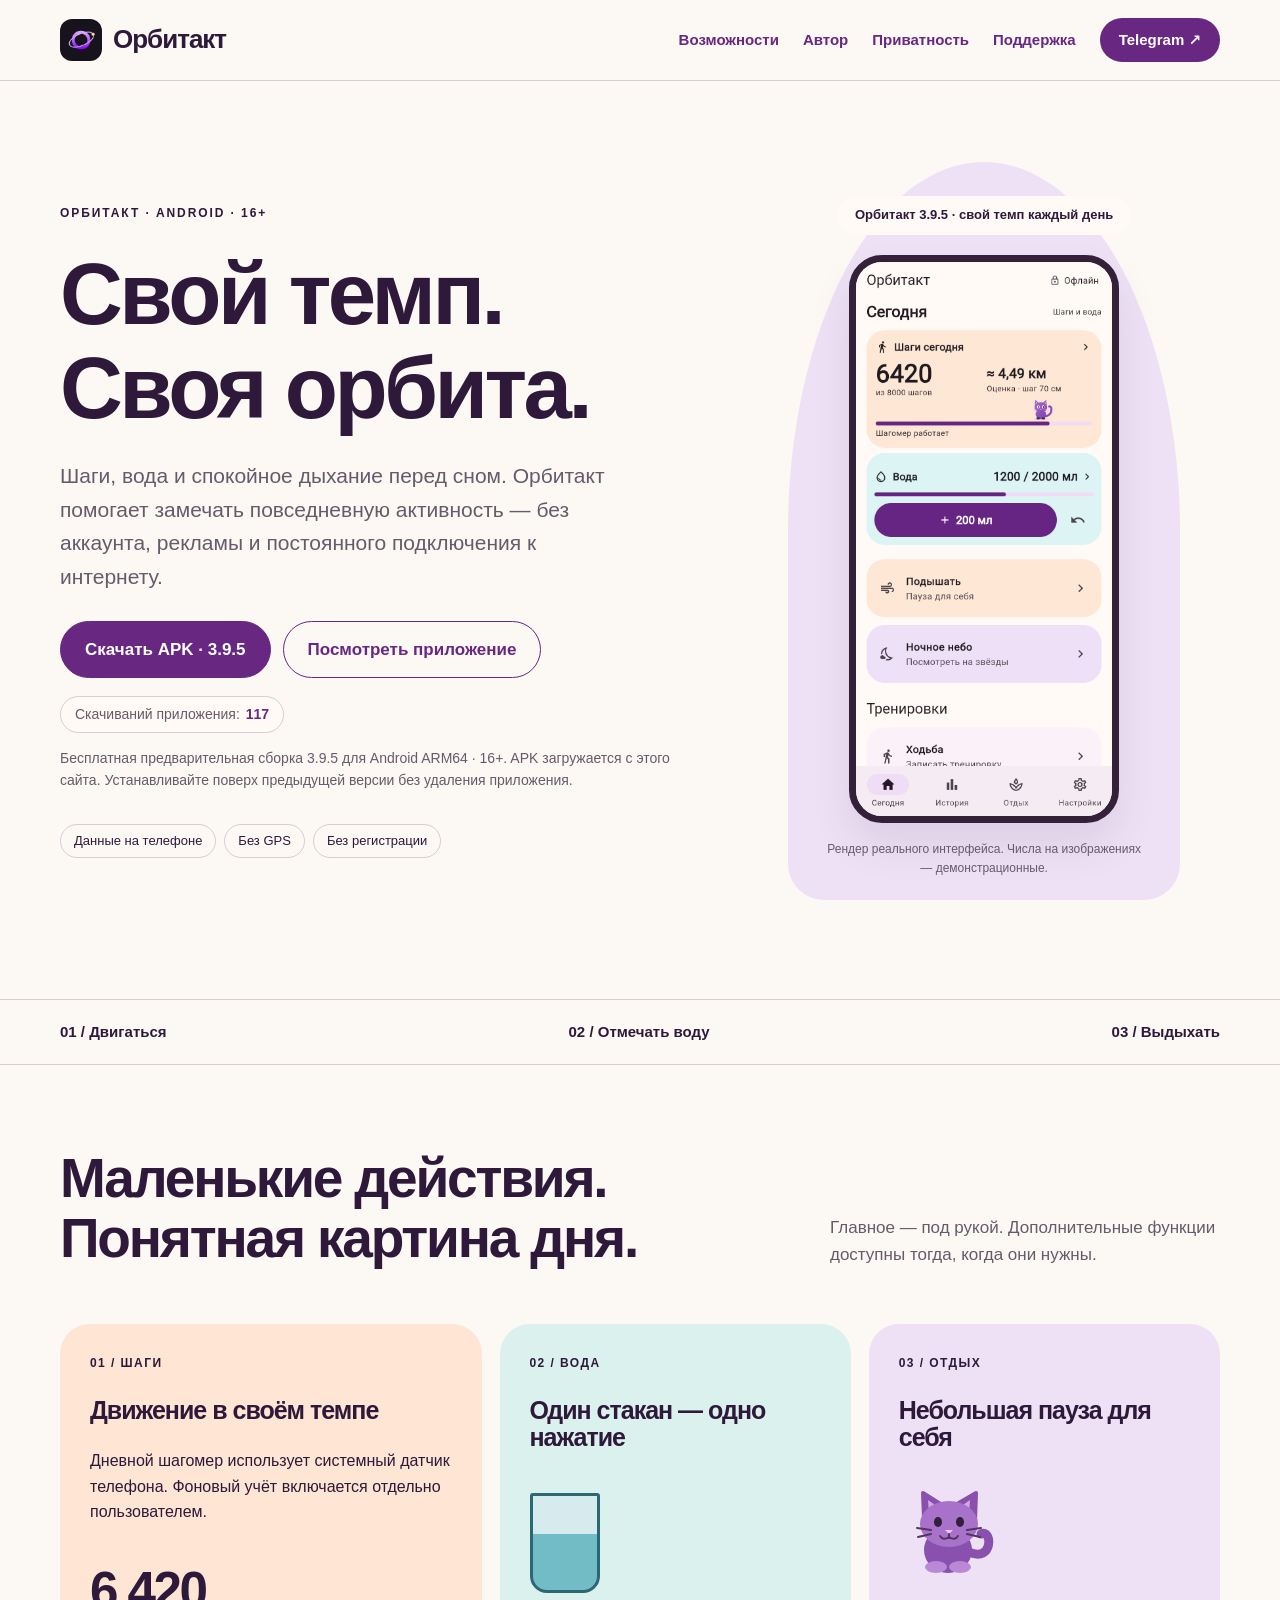
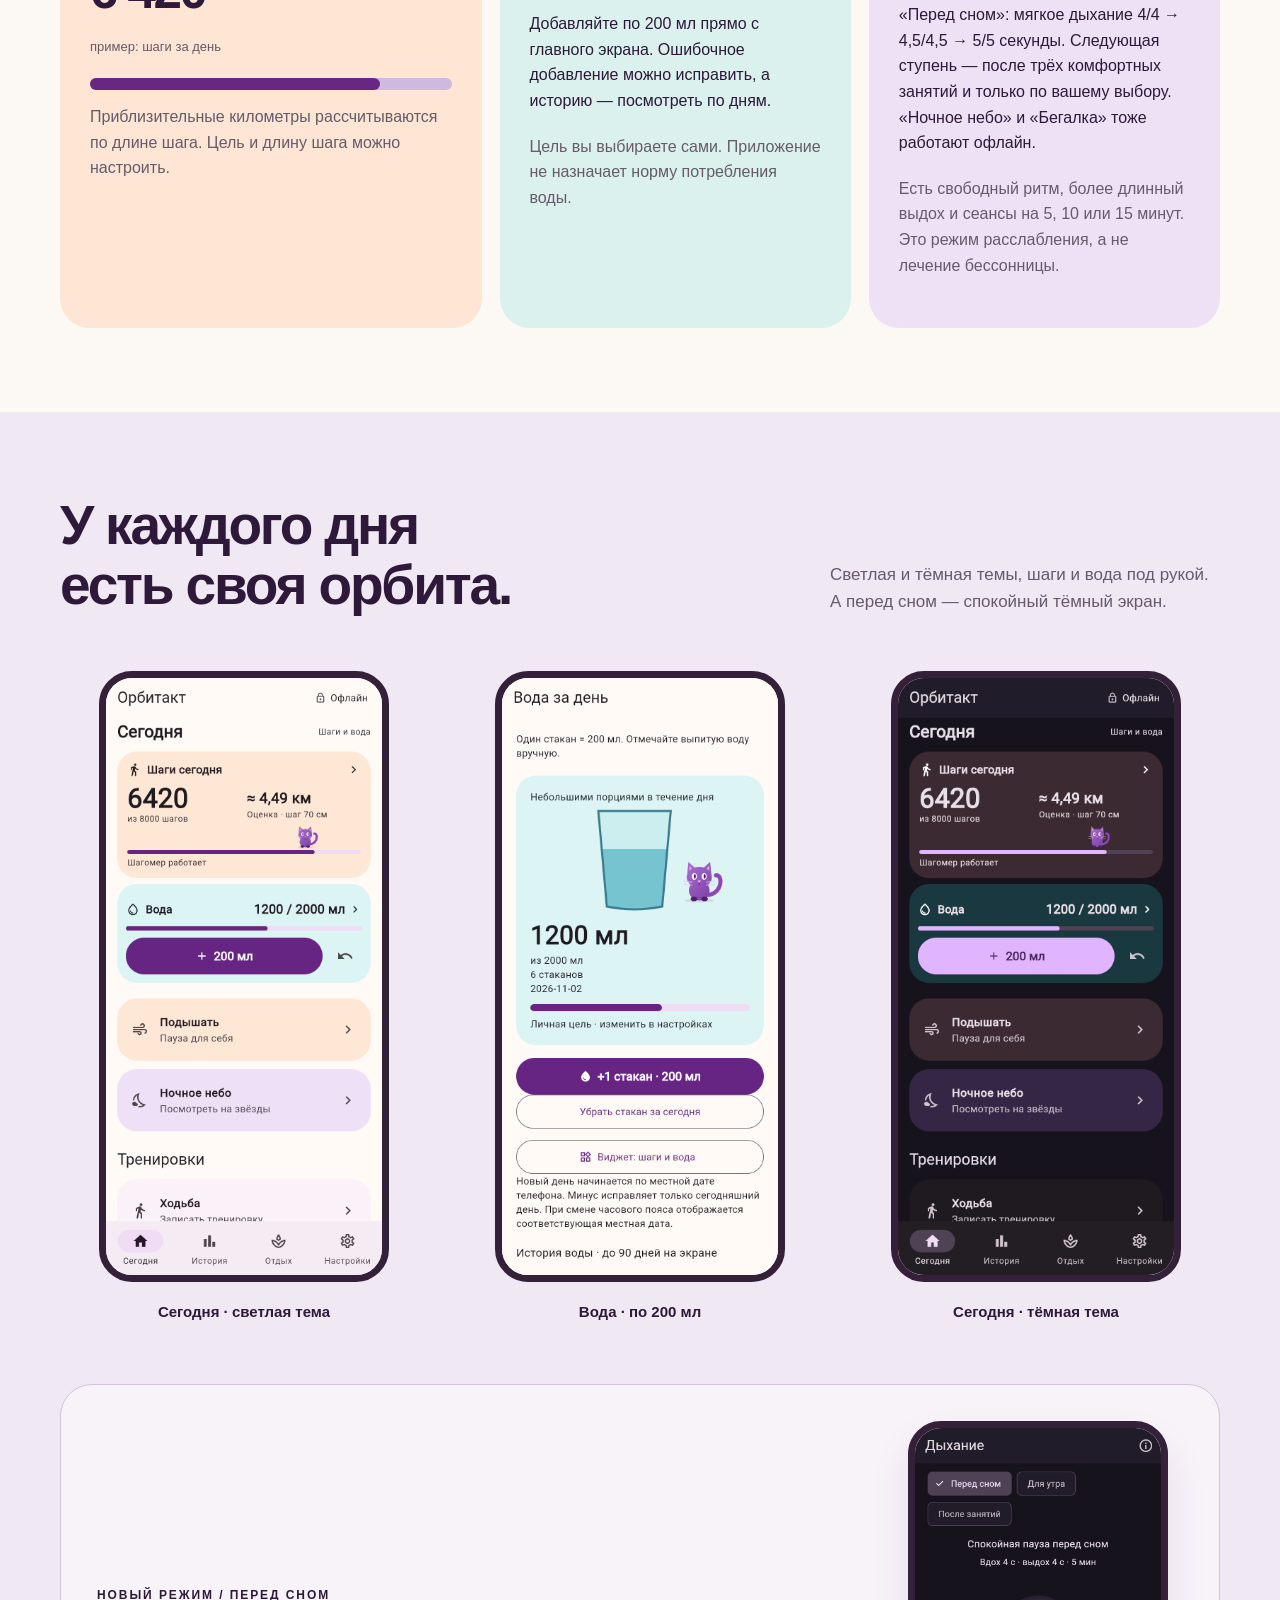
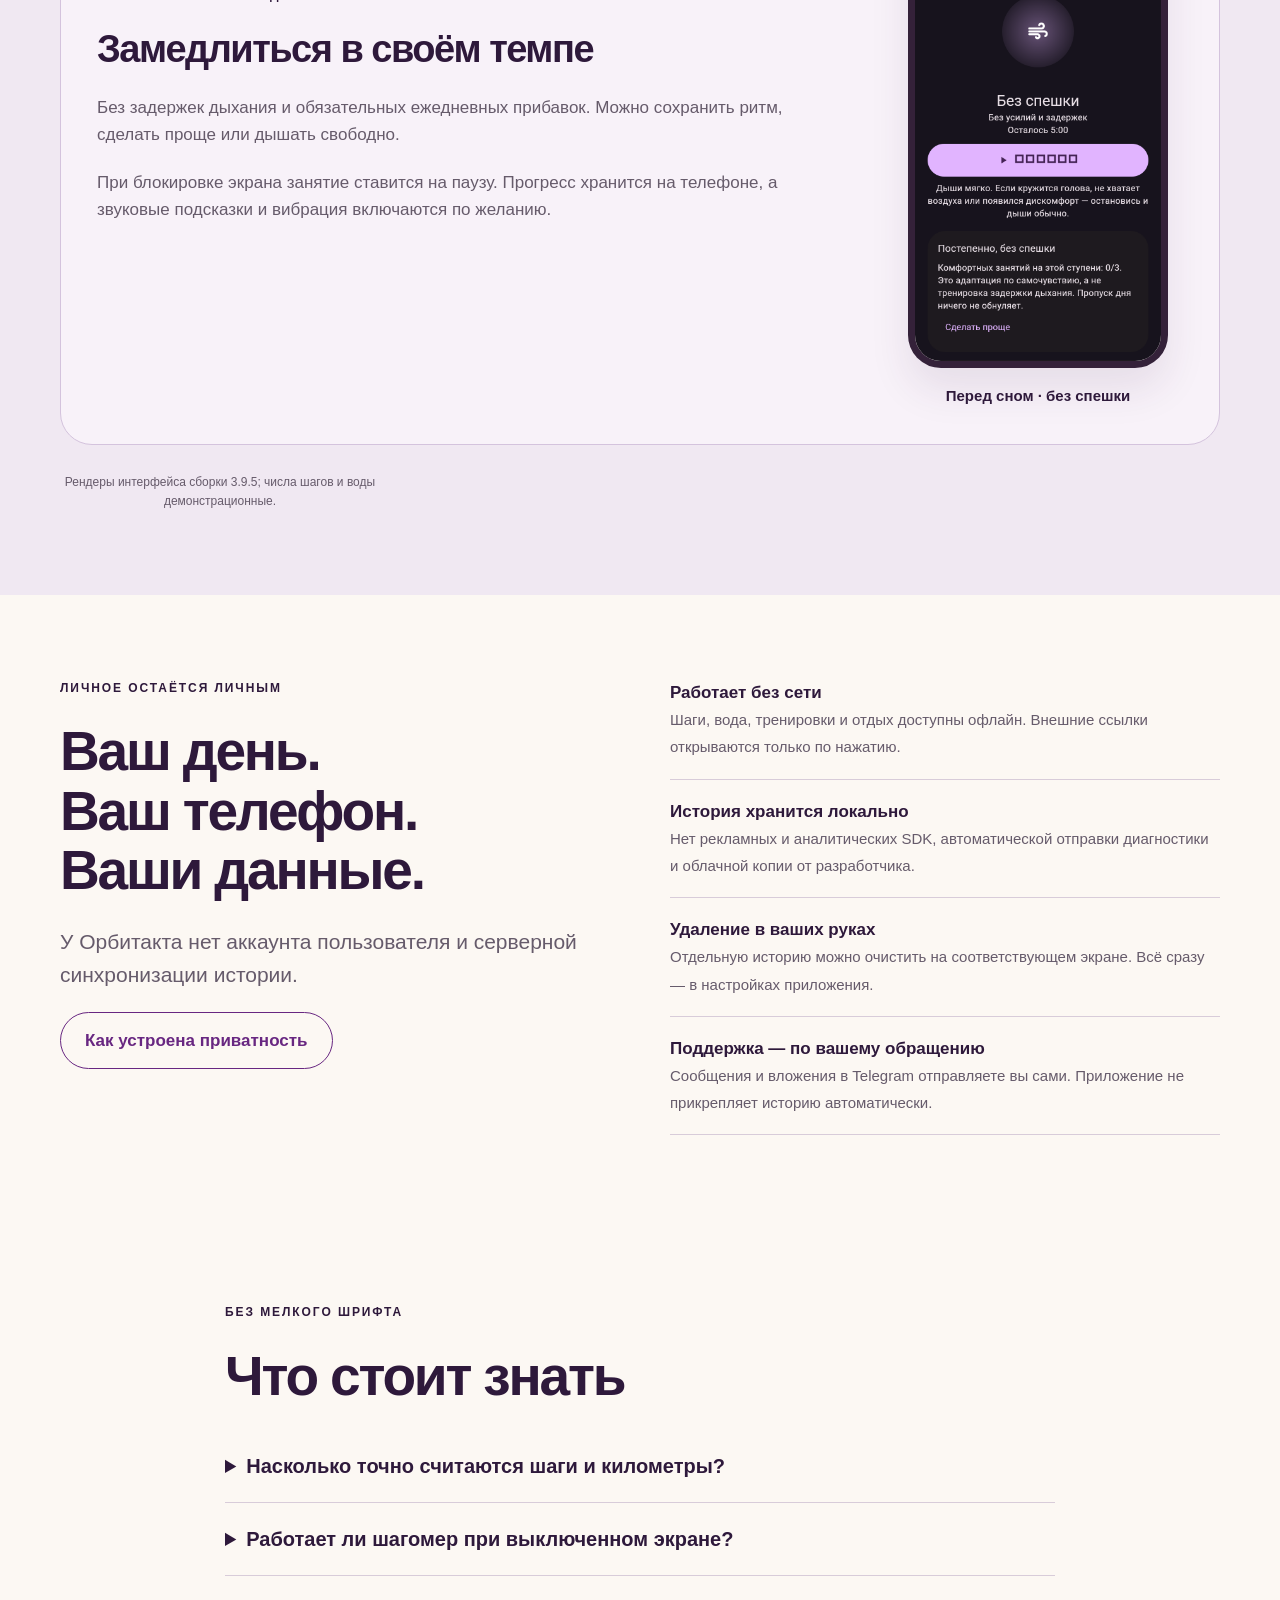
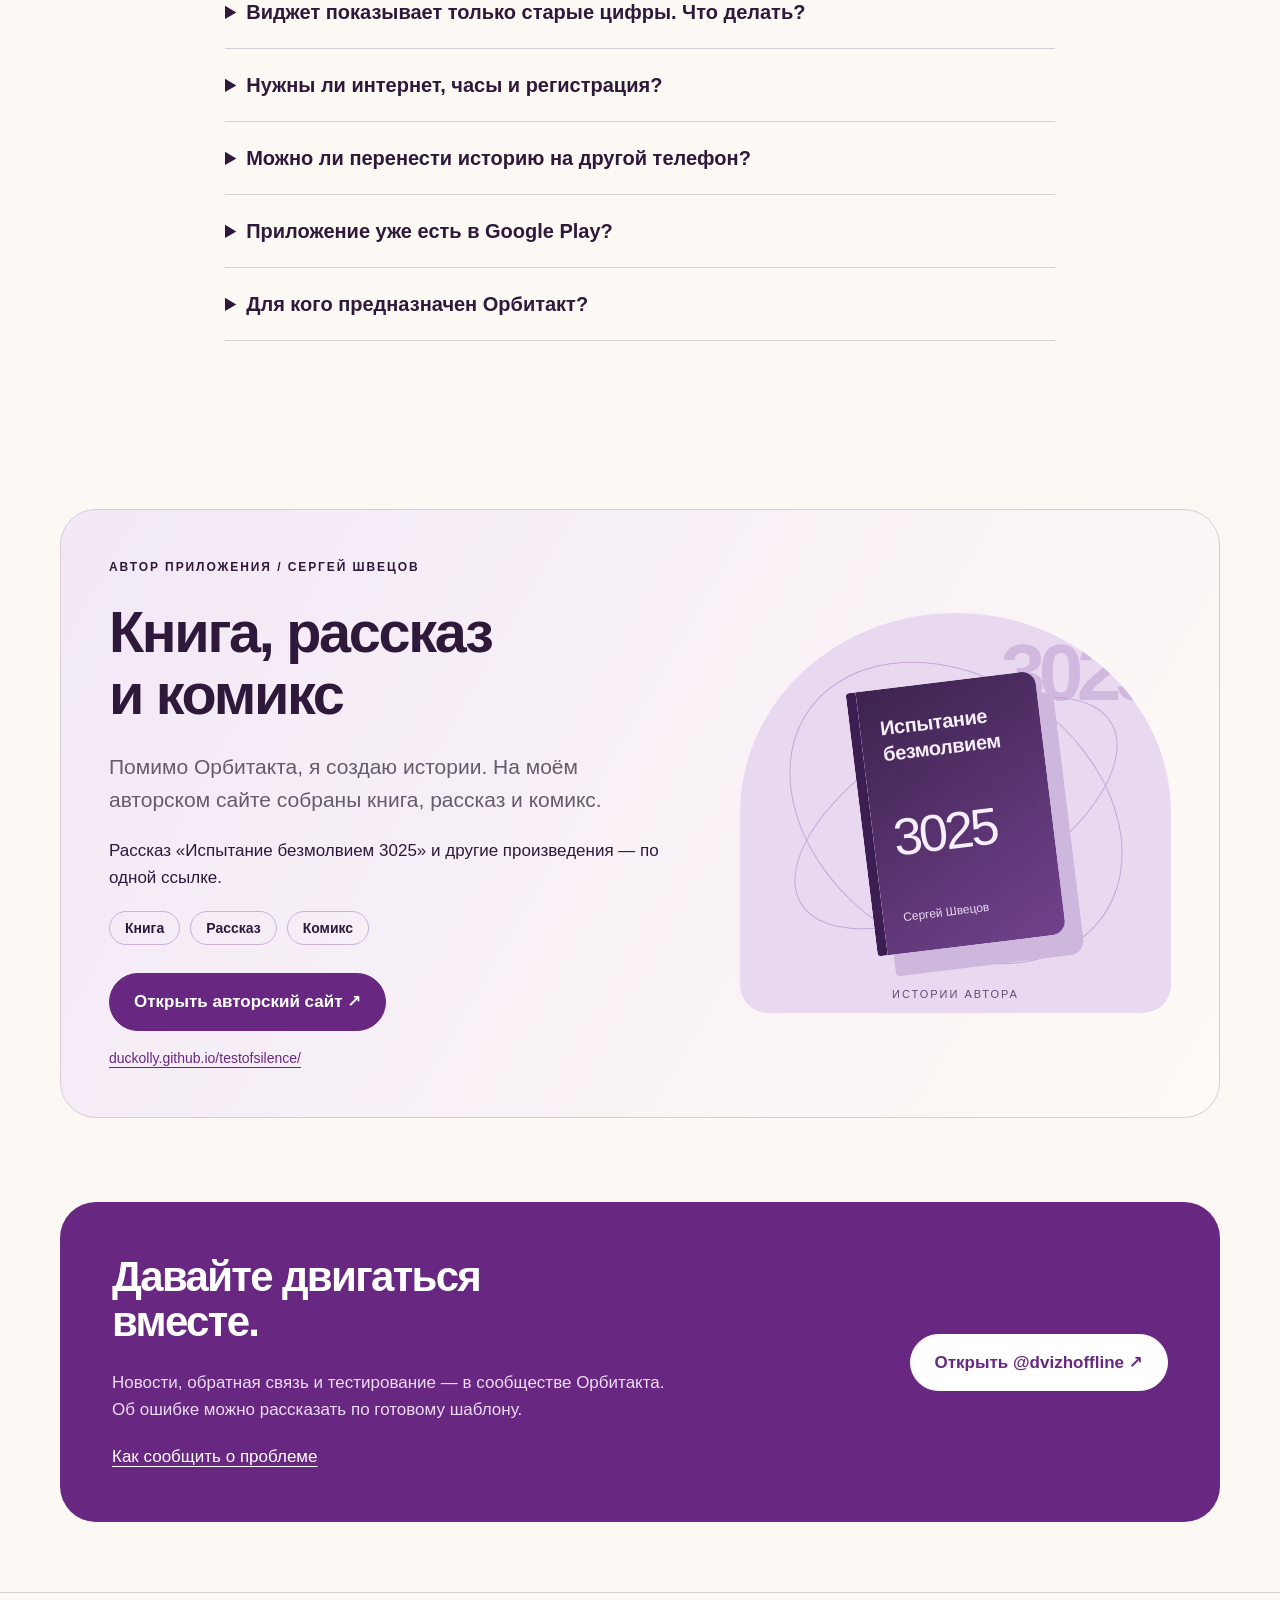
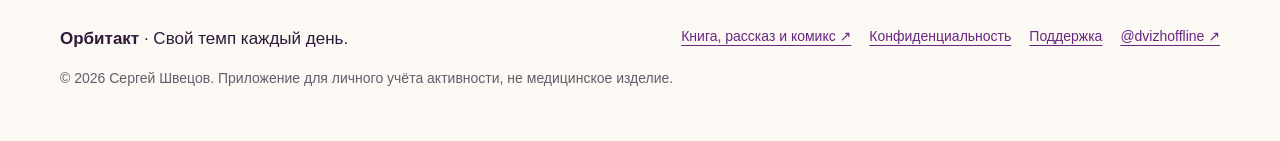
<file: index.html>
<!doctype html>
<html lang="ru">
<head>
<meta charset="utf-8">
<meta name="viewport" content="width=device-width,initial-scale=1">
<title>Орбитакт — шаги, вода и отдых офлайн</title>
<meta name="description" content="Орбитакт — бесплатный офлайн-трекер для Android. Шаги, приблизительные километры, вода по 200 мл и дыхание перед сном. Для пользователей 16+. История на телефоне, без рекламы и аккаунта.">
<meta name="theme-color" content="#682781">
<meta name="referrer" content="no-referrer">
<meta http-equiv="Content-Security-Policy" content="default-src 'self'; img-src 'self'; style-src 'self'; script-src 'self'; connect-src 'self' https://api.counterapi.dev; object-src 'none'; base-uri 'none'; form-action 'none'">
<script src="assets/diagnostics.js">
</script>
<link rel="icon" type="image/png" href="assets/icon.png">
<link rel="stylesheet" href="assets/style.css">
</head>
<body>
<a class="skip" href="#main">Перейти к содержимому</a>
<header class="top">
<div class="wrap nav">
<a class="brand" href="index.html" aria-label="Орбитакт — главная">
<img src="assets/icon.png" alt="" width="42" height="42">Орбитакт</a>
<nav class="navlinks" aria-label="Основная навигация">
<a href="index.html#features">Возможности</a>
<a href="index.html#author">Автор</a>
<a href="privacy.html" >Приватность</a>
<a href="support.html" >Поддержка</a>
<a class="nav-cta" href="https://t.me/dvizhoffline" rel="noopener noreferrer">Telegram ↗</a>
</nav>
</div>
</header>
<main id="main">
<div class="wrap hero">
<section>
<span class="eyebrow">Орбитакт · Android · 16+</span>
<h1>Свой темп.<br>Своя орбита.</h1>
<p class="lead">Шаги, вода и спокойное дыхание перед сном. Орбитакт помогает замечать повседневную активность — без аккаунта, рекламы и постоянного подключения к интернету.</p>
<div class="actions">
<a class="button primary" id="download-btn" href="download/orbitakt-arm64.apk" download="orbitakt-arm64.apk">Скачать APK · 3.9.5</a>
<a class="button" href="#screens">Посмотреть приложение</a>
</div>
<p class="download-counter">Скачиваний приложения: <strong id="download-count">117</strong></p>
<p class="small">Бесплатная предварительная сборка 3.9.5 для Android ARM64 · 16+. APK загружается с этого сайта. Устанавливайте поверх предыдущей версии без удаления приложения.</p>
<ul class="tags" aria-label="Особенности">
<li>Данные на телефоне</li>
<li>Без GPS</li>
<li>Без регистрации</li>
</ul>
</section>
<figure class="hero-visual">
<span class="status-note">Орбитакт 3.9.5 · свой темп каждый день</span>
<div class="phone">
<img src="assets/home-light.png" alt="Главный экран Орбитакта: шаги, приблизительные километры и вода" width="780" height="1688" loading="eager">
</div>
<figcaption class="caption">Рендер реального интерфейса. Числа на изображениях — демонстрационные.</figcaption>
</figure>
</div>
<div class="strip">
<div class="wrap">
<span>01 / Двигаться</span>
<span>02 / Отмечать воду</span>
<span>03 / Выдыхать</span>
</div>
</div>
<section class="section wrap" id="features">
<div class="section-head">
<h2>Маленькие действия.<br>Понятная картина дня.</h2>
<p>Главное — под рукой. Дополнительные функции доступны тогда, когда они нужны.</p>
</div>
<div class="feature-grid">
<article class="feature peach">
<span class="feature-index">01 / ШАГИ</span>
<h3>Движение в своём темпе</h3>
<p>Дневной шагомер использует системный датчик телефона. Фоновый учёт включается отдельно пользователем.</p>
<div class="feature-metric">6 420</div>
<span class="metric-label">пример: шаги за день</span>
<div class="track" aria-hidden="true">
<span>
</span>
</div>
<p class="small">Приблизительные километры рассчитываются по длине шага. Цель и длину шага можно настроить.</p>
</article>
<article class="feature aqua">
<span class="feature-index">02 / ВОДА</span>
<h3>Один стакан — одно нажатие</h3>
<div class="glass" aria-hidden="true">
</div>
<p>Добавляйте по 200 мл прямо с главного экрана. Ошибочное добавление можно исправить, а историю — посмотреть по дням.</p>
<p class="small">Цель вы выбираете сами. Приложение не назначает норму потребления воды.</p>
</article>
<article class="feature">
<span class="feature-index">03 / ОТДЫХ</span>
<h3>Небольшая пауза для себя</h3>
<img class="rest-cat" src="assets/cat.svg" alt="" width="100" height="100" loading="lazy">
<p>«Перед сном»: мягкое дыхание 4/4 → 4,5/4,5 → 5/5 секунды. Следующая ступень — после трёх комфортных занятий и только по вашему выбору. «Ночное небо» и «Бегалка» тоже работают офлайн.</p>
<p class="small">Есть свободный ритм, более длинный выдох и сеансы на 5, 10 или 15 минут. Это режим расслабления, а не лечение бессонницы.</p>
</article>
</div>
</section>
<section class="section gallery-section" id="screens">
<div class="wrap">
<div class="section-head">
<h2>У каждого дня<br>есть своя орбита.</h2>
<p>Светлая и тёмная темы, шаги и вода под рукой. А перед сном — спокойный тёмный экран.</p>
</div>
<div class="gallery">
<figure>
<div class="phone">
<img src="assets/home-light.png" alt="Светлая тема: карточки шагов и воды" width="780" height="1688" loading="lazy">
</div>
<figcaption>Сегодня · светлая тема</figcaption>
</figure>
<figure>
<div class="phone">
<img src="assets/water-light.png" alt="Экран воды: личная цель и добавление стакана" width="780" height="1688" loading="lazy">
</div>
<figcaption>Вода · по 200 мл</figcaption>
</figure>
<figure>
<div class="phone">
<img src="assets/home-dark.png" alt="Тёмная тема: шаги и вода на тёмном фоне" width="780" height="1688" loading="lazy">
</div>
<figcaption>Сегодня · тёмная тема</figcaption>
</figure>
</div>
<div class="sleep-preview">
<div>
<span class="eyebrow">Новый режим / Перед сном</span>
<h3>Замедлиться в своём темпе</h3>
<p>Без задержек дыхания и обязательных ежедневных прибавок. Можно сохранить ритм, сделать проще или дышать свободно.</p>
<p>При блокировке экрана занятие ставится на паузу. Прогресс хранится на телефоне, а звуковые подсказки и вибрация включаются по желанию.</p>
</div>
<figure>
<div class="phone">
<img src="assets/sleep-before-bed.png" alt="Орбитакт 3.9.5: ночной экран дыхания, вдох и выдох по 4 секунды, сеанс 5 минут" width="780" height="1688" loading="lazy">
</div>
<figcaption>Перед сном · без спешки</figcaption>
</figure>
</div>
<p class="caption">Рендеры интерфейса сборки 3.9.5; числа шагов и воды демонстрационные.</p>
</div>
</section>
<section class="section wrap privacy-band">
<div>
<span class="eyebrow">Личное остаётся личным</span>
<h2>Ваш день.<br>Ваш телефон.<br>Ваши данные.</h2>
<p class="lead">У Орбитакта нет аккаунта пользователя и серверной синхронизации истории.</p>
<a class="button" href="privacy.html">Как устроена приватность</a>
</div>
<ul>
<li>
<strong>Работает без сети</strong>
<span>Шаги, вода, тренировки и отдых доступны офлайн. Внешние ссылки открываются только по нажатию.</span>
</li>
<li>
<strong>История хранится локально</strong>
<span>Нет рекламных и аналитических SDK, автоматической отправки диагностики и облачной копии от разработчика.</span>
</li>
<li>
<strong>Удаление в ваших руках</strong>
<span>Отдельную историю можно очистить на соответствующем экране. Всё сразу — в настройках приложения.</span>
</li>
<li>
<strong>Поддержка — по вашему обращению</strong>
<span>Сообщения и вложения в Telegram отправляете вы сами. Приложение не прикрепляет историю автоматически.</span>
</li>
</ul>
</section>
<section class="section wrap faq" id="faq">
<span class="eyebrow">Без мелкого шрифта</span>
<h2>Что стоит знать</h2>
<details>
<summary>Насколько точно считаются шаги и километры?</summary>
<p>Точность шагов зависит от датчика, положения телефона и прошивки. Мы не заявляем измеренный процент точности для всех устройств. Километры — приблизительная оценка: шаги × длина шага. По умолчанию — 70 см, значение можно изменить в настройках.</p>
</details>
<details>
<summary>Работает ли шагомер при выключенном экране?</summary>
<p>Дневной режим рассчитан на фоновую работу после включения пользователем. Android и настройки производителя могут останавливать службу или задерживать показания. После перезагрузки телефона откройте приложение и возобновите подсчёт.</p>
</details>
<details>
<summary>Виджет показывает только старые цифры. Что делать?</summary>
<p>В версии 3.8.2 исправлена потеря отложенного обновления; исправление сохранено в 3.9.5. Доставка показаний и обновление рабочего стола всё равно могут задерживаться. Если цифры меняются лишь после нажатия, пришлите модель телефона, версию Android и приложения через страницу поддержки.</p>
</details>
<details>
<summary>Нужны ли интернет, часы и регистрация?</summary>
<p>Для основных функций — нет. Дневному шагомеру нужен системный счётчик шагов телефона и разрешение на распознавание активности. Telegram, браузер и сам сайт используют интернет отдельно от офлайн-трекера.</p>
</details>
<details>
<summary>Можно ли перенести историю на другой телефон?</summary>
<p>Экспорт и перенос истории пока не реализованы. Удаление приложения или очистка его данных может привести к потере записей. Предварительная и будущая магазинная версии с разными именами пакета имеют отдельные хранилища.</p>
</details>
<details>
<summary>Приложение уже есть в Google Play?</summary>
<p>Магазинная версия пока не опубликована. Предварительную сборку 3.9.5 можно скачать кнопкой в начале страницы. Исходники приложения и релизы доступны в <a href="https://github.com/Duckolly/orbitakt" rel="noopener noreferrer">репозитории Орбитакта</a>; новости и обратная связь — в <a href="https://t.me/dvizhoffline" rel="noopener noreferrer">Telegram</a>.</p>
</details>
<details>
<summary>Для кого предназначен Орбитакт?</summary>
<p>Текущая предварительная версия предназначена для пользователей от 16 лет для личного учёта активности. Это не медицинское изделие: приложение не диагностирует и не лечит заболевания.</p>
</details>
</section>
<section class="section wrap author-section" id="author" aria-labelledby="author-title">
<div class="author-card">
<div>
<span class="eyebrow">Автор приложения / Сергей Швецов</span>
<h2 id="author-title">Книга, рассказ<br>и комикс</h2>
<p class="lead">Помимо Орбитакта, я создаю истории. На моём авторском сайте собраны книга, рассказ и комикс.</p>
<p>Рассказ «Испытание безмолвием 3025» и другие произведения — по одной ссылке.</p>
<ul class="work-formats" aria-label="Форматы произведений">
<li>Книга</li>
<li>Рассказ</li>
<li>Комикс</li>
</ul>
<a class="button primary" href="https://duckolly.github.io/testofsilence/" rel="noopener noreferrer">Открыть авторский сайт ↗</a>
<p class="small author-address">
<a href="https://duckolly.github.io/testofsilence/" rel="noopener noreferrer">duckolly.github.io/testofsilence/</a>
</p>
</div>
<div class="author-art" aria-hidden="true">
<span class="art-year">3025</span>
<div class="orbit-ring ring-one">
</div>
<div class="orbit-ring ring-two">
</div>
<div class="book-shape">
<span>Испытание<br>безмолвием</span>
<strong>3025</strong>
<small>Сергей Швецов</small>
</div>
<span class="art-label">Истории автора</span>
</div>
</div>
</section>
<section class="wrap community">
<div>
<h2>Давайте двигаться<br>вместе.</h2>
<p>Новости, обратная связь и тестирование — в сообществе Орбитакта. Об ошибке можно рассказать по готовому шаблону.</p>
<a href="support.html" class="community-link">Как сообщить о проблеме</a>
</div>
<a class="button" href="https://t.me/dvizhoffline" rel="noopener noreferrer">Открыть @dvizhoffline ↗</a>
</section>
</main>
<footer class="footer">
<div class="wrap">
<div class="footer-row">
<span>
<strong>Орбитакт</strong> · Свой темп каждый день.</span>
<nav class="footer-links" aria-label="Дополнительная навигация">
<a href="https://duckolly.github.io/testofsilence/" rel="noopener noreferrer">Книга, рассказ и комикс ↗</a>
<a href="privacy.html">Конфиденциальность</a>
<a href="support.html">Поддержка</a>
<a href="https://t.me/dvizhoffline" rel="noopener noreferrer">@dvizhoffline ↗</a>
</nav>
</div>
<p class="small">© 2026 Сергей Швецов. Приложение для личного учёта активности, не медицинское изделие.</p>
</div>
</footer>
<script src="assets/download-counter.js" defer></script>
</body>
</html>
</file>
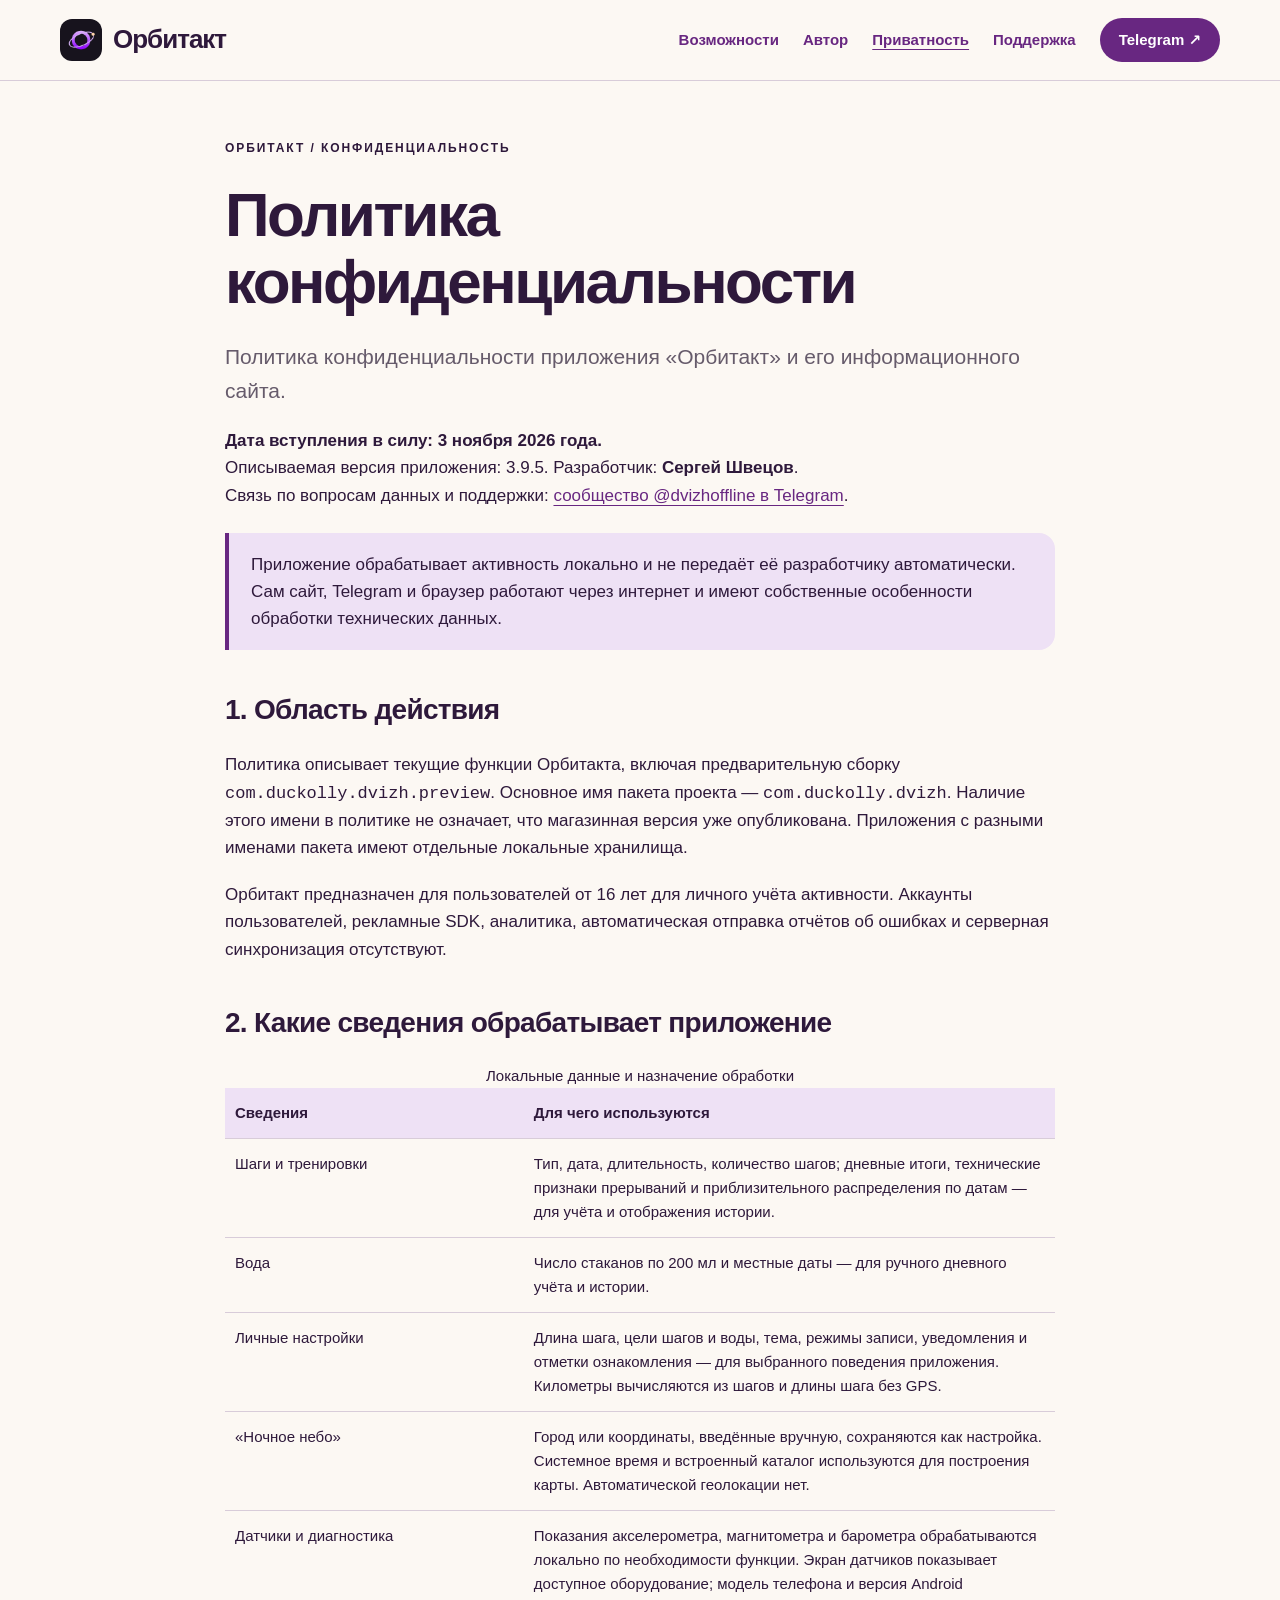
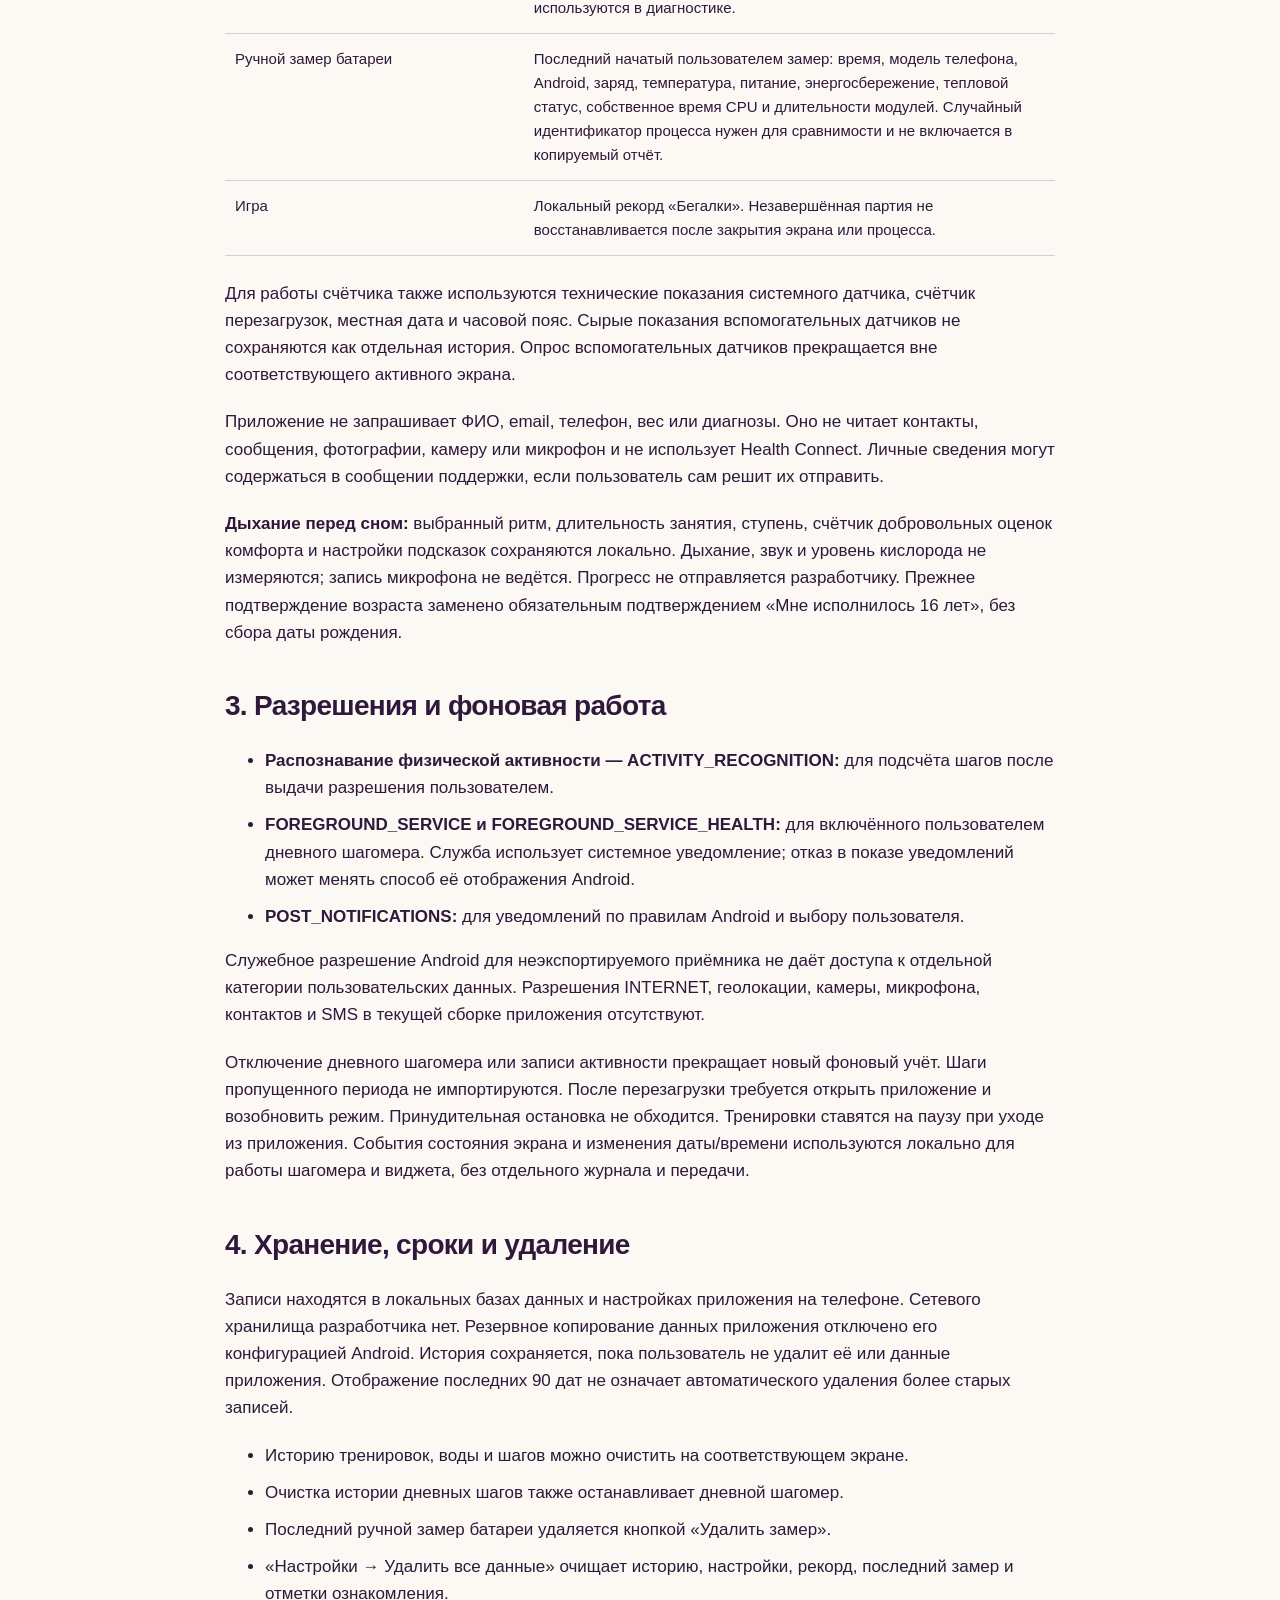
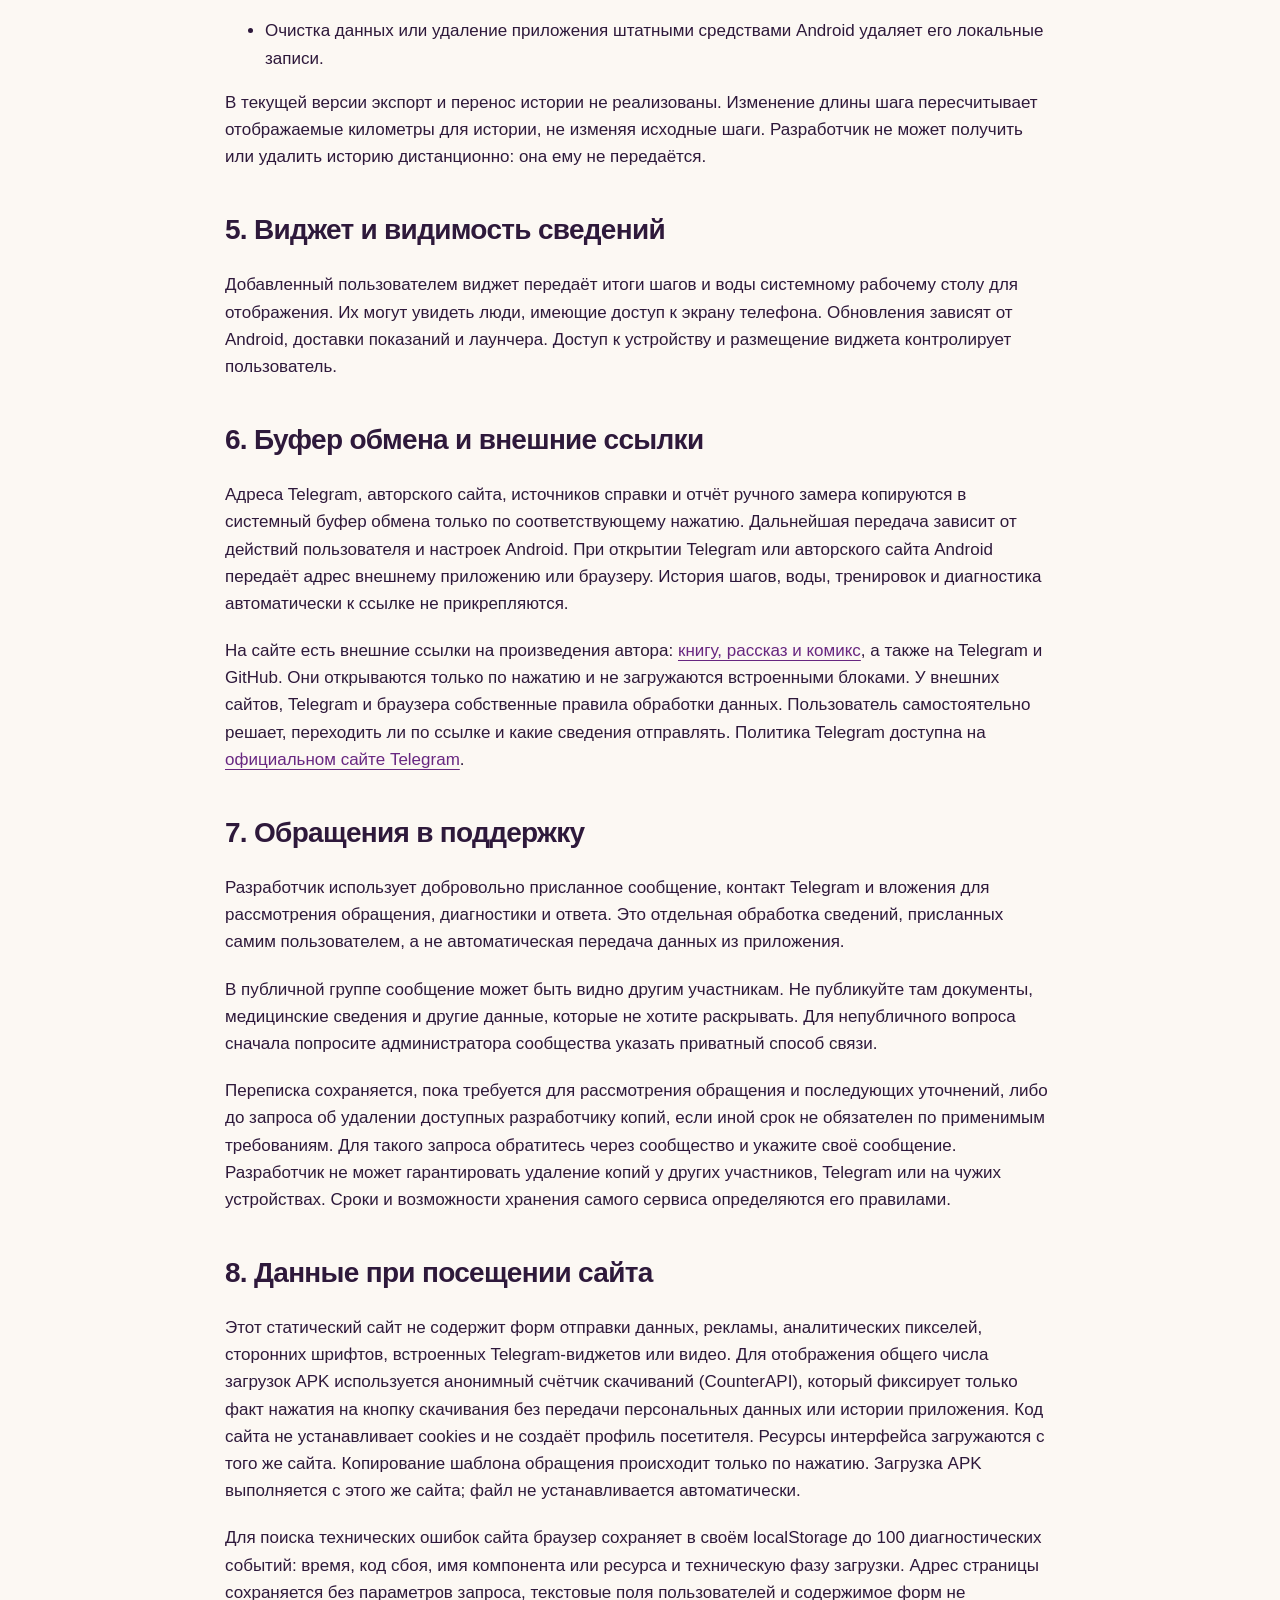
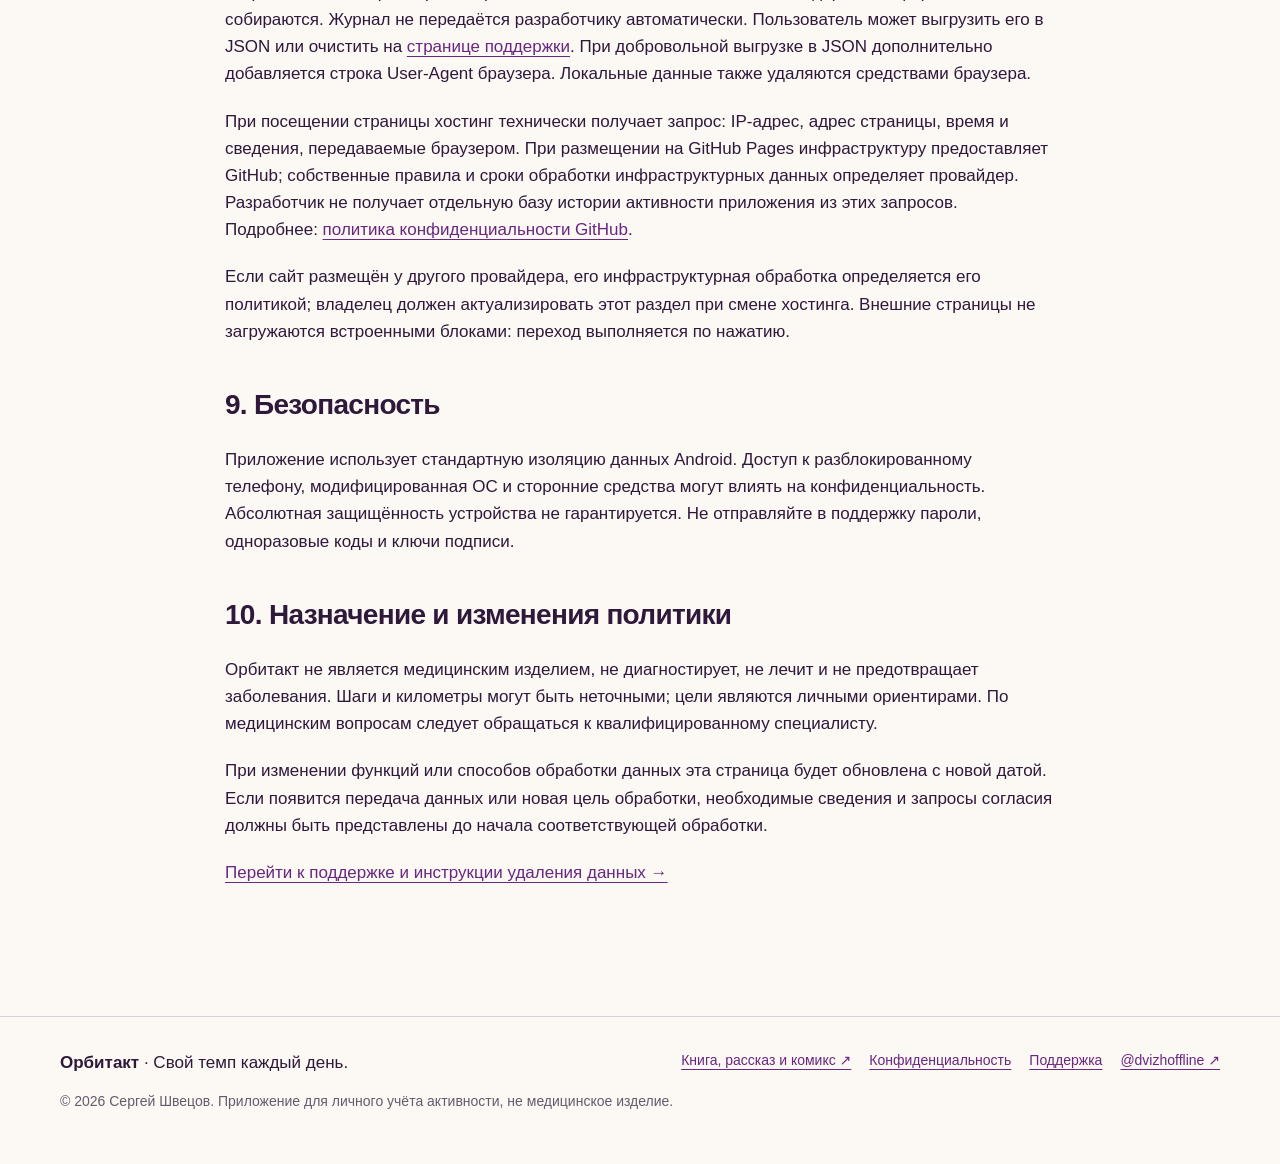
<file: privacy.html>
<!doctype html>
<html lang="ru">
<head>
<meta charset="utf-8">
<meta name="viewport" content="width=device-width,initial-scale=1">
<title>Политика конфиденциальности — Орбитакт</title>
<meta name="description" content="Политика конфиденциальности Орбитакта: локальная обработка шагов, воды, настроек и диагностики; удаление данных и связь с разработчиком.">
<meta name="theme-color" content="#682781">
<meta name="referrer" content="no-referrer">
<meta http-equiv="Content-Security-Policy" content="default-src 'self'; img-src 'self'; style-src 'self'; script-src 'self'; connect-src 'self' https://api.counterapi.dev; object-src 'none'; base-uri 'none'; form-action 'none'">
<script src="assets/diagnostics.js">
</script>
<link rel="icon" type="image/png" href="assets/icon.png">
<link rel="stylesheet" href="assets/style.css">
</head>
<body>
<a class="skip" href="#main">Перейти к содержимому</a>
<header class="top">
<div class="wrap nav">
<a class="brand" href="index.html" aria-label="Орбитакт — главная">
<img src="assets/icon.png" alt="" width="42" height="42">Орбитакт</a>
<nav class="navlinks" aria-label="Основная навигация">
<a href="index.html#features">Возможности</a>
<a href="index.html#author">Автор</a>
<a href="privacy.html" aria-current="page">Приватность</a>
<a href="support.html" >Поддержка</a>
<a class="nav-cta" href="https://t.me/dvizhoffline" rel="noopener noreferrer">Telegram ↗</a>
</nav>
</div>
</header>
<main id="main" class="wrap doc">
<span class="eyebrow">Орбитакт / Конфиденциальность</span>
<h1>Политика конфиденциальности</h1>
<p class="intro">Политика конфиденциальности приложения «Орбитакт» и его информационного сайта.</p>
<p>
<strong>Дата вступления в силу: 3 ноября 2026 года.</strong>
<br>Описываемая версия приложения: 3.9.5. Разработчик: <strong>Сергей Швецов</strong>.<br>Связь по вопросам данных и поддержки: <a href="https://t.me/dvizhoffline" rel="noopener noreferrer">сообщество @dvizhoffline в Telegram</a>.</p>
<div class="notice">
<p>Приложение обрабатывает активность локально и не передаёт её разработчику автоматически. Сам сайт, Telegram и браузер работают через интернет и имеют собственные особенности обработки технических данных.</p>
</div>
<h2>1. Область действия</h2>
<p>Политика описывает текущие функции Орбитакта, включая предварительную сборку <code>com.duckolly.dvizh.preview</code>. Основное имя пакета проекта — <code>com.duckolly.dvizh</code>. Наличие этого имени в политике не означает, что магазинная версия уже опубликована. Приложения с разными именами пакета имеют отдельные локальные хранилища.</p>
<p>Орбитакт предназначен для пользователей от 16 лет для личного учёта активности. Аккаунты пользователей, рекламные SDK, аналитика, автоматическая отправка отчётов об ошибках и серверная синхронизация отсутствуют.</p>
<h2>2. Какие сведения обрабатывает приложение</h2>
<table>
<caption>Локальные данные и назначение обработки</caption>
<thead>
<tr>
<th scope="col">Сведения</th>
<th scope="col">Для чего используются</th>
</tr>
</thead>
<tbody>
<tr>
<td>Шаги и тренировки</td>
<td>Тип, дата, длительность, количество шагов; дневные итоги, технические признаки прерываний и приблизительного распределения по датам — для учёта и отображения истории.</td>
</tr>
<tr>
<td>Вода</td>
<td>Число стаканов по 200 мл и местные даты — для ручного дневного учёта и истории.</td>
</tr>
<tr>
<td>Личные настройки</td>
<td>Длина шага, цели шагов и воды, тема, режимы записи, уведомления и отметки ознакомления — для выбранного поведения приложения. Километры вычисляются из шагов и длины шага без GPS.</td>
</tr>
<tr>
<td>«Ночное небо»</td>
<td>Город или координаты, введённые вручную, сохраняются как настройка. Системное время и встроенный каталог используются для построения карты. Автоматической геолокации нет.</td>
</tr>
<tr>
<td>Датчики и диагностика</td>
<td>Показания акселерометра, магнитометра и барометра обрабатываются локально по необходимости функции. Экран датчиков показывает доступное оборудование; модель телефона и версия Android используются в диагностике.</td>
</tr>
<tr>
<td>Ручной замер батареи</td>
<td>Последний начатый пользователем замер: время, модель телефона, Android, заряд, температура, питание, энергосбережение, тепловой статус, собственное время CPU и длительности модулей. Случайный идентификатор процесса нужен для сравнимости и не включается в копируемый отчёт.</td>
</tr>
<tr>
<td>Игра</td>
<td>Локальный рекорд «Бегалки». Незавершённая партия не восстанавливается после закрытия экрана или процесса.</td>
</tr>
</tbody>
</table>
<p>Для работы счётчика также используются технические показания системного датчика, счётчик перезагрузок, местная дата и часовой пояс. Сырые показания вспомогательных датчиков не сохраняются как отдельная история. Опрос вспомогательных датчиков прекращается вне соответствующего активного экрана.</p>
<p>Приложение не запрашивает ФИО, email, телефон, вес или диагнозы. Оно не читает контакты, сообщения, фотографии, камеру или микрофон и не использует Health Connect. Личные сведения могут содержаться в сообщении поддержки, если пользователь сам решит их отправить.</p>
<p>
<strong>Дыхание перед сном:</strong> выбранный ритм, длительность занятия, ступень, счётчик добровольных оценок комфорта и настройки подсказок сохраняются локально. Дыхание, звук и уровень кислорода не измеряются; запись микрофона не ведётся. Прогресс не отправляется разработчику. Прежнее подтверждение возраста заменено обязательным подтверждением «Мне исполнилось 16 лет», без сбора даты рождения.</p>
<h2>3. Разрешения и фоновая работа</h2>
<ul>
<li>
<strong>Распознавание физической активности — ACTIVITY_RECOGNITION:</strong> для подсчёта шагов после выдачи разрешения пользователем.</li>
<li>
<strong>FOREGROUND_SERVICE и FOREGROUND_SERVICE_HEALTH:</strong> для включённого пользователем дневного шагомера. Служба использует системное уведомление; отказ в показе уведомлений может менять способ её отображения Android.</li>
<li>
<strong>POST_NOTIFICATIONS:</strong> для уведомлений по правилам Android и выбору пользователя.</li>
</ul>
<p>Служебное разрешение Android для неэкспортируемого приёмника не даёт доступа к отдельной категории пользовательских данных. Разрешения INTERNET, геолокации, камеры, микрофона, контактов и SMS в текущей сборке приложения отсутствуют.</p>
<p>Отключение дневного шагомера или записи активности прекращает новый фоновый учёт. Шаги пропущенного периода не импортируются. После перезагрузки требуется открыть приложение и возобновить режим. Принудительная остановка не обходится. Тренировки ставятся на паузу при уходе из приложения. События состояния экрана и изменения даты/времени используются локально для работы шагомера и виджета, без отдельного журнала и передачи.</p>
<h2>4. Хранение, сроки и удаление</h2>
<p>Записи находятся в локальных базах данных и настройках приложения на телефоне. Сетевого хранилища разработчика нет. Резервное копирование данных приложения отключено его конфигурацией Android. История сохраняется, пока пользователь не удалит её или данные приложения. Отображение последних 90 дат не означает автоматического удаления более старых записей.</p>
<ul>
<li>Историю тренировок, воды и шагов можно очистить на соответствующем экране.</li>
<li>Очистка истории дневных шагов также останавливает дневной шагомер.</li>
<li>Последний ручной замер батареи удаляется кнопкой «Удалить замер».</li>
<li>«Настройки → Удалить все данные» очищает историю, настройки, рекорд, последний замер и отметки ознакомления.</li>
<li>Очистка данных или удаление приложения штатными средствами Android удаляет его локальные записи.</li>
</ul>
<p>В текущей версии экспорт и перенос истории не реализованы. Изменение длины шага пересчитывает отображаемые километры для истории, не изменяя исходные шаги. Разработчик не может получить или удалить историю дистанционно: она ему не передаётся.</p>
<h2>5. Виджет и видимость сведений</h2>
<p>Добавленный пользователем виджет передаёт итоги шагов и воды системному рабочему столу для отображения. Их могут увидеть люди, имеющие доступ к экрану телефона. Обновления зависят от Android, доставки показаний и лаунчера. Доступ к устройству и размещение виджета контролирует пользователь.</p>
<h2>6. Буфер обмена и внешние ссылки</h2>
<p>Адреса Telegram, авторского сайта, источников справки и отчёт ручного замера копируются в системный буфер обмена только по соответствующему нажатию. Дальнейшая передача зависит от действий пользователя и настроек Android. При открытии Telegram или авторского сайта Android передаёт адрес внешнему приложению или браузеру. История шагов, воды, тренировок и диагностика автоматически к ссылке не прикрепляются.</p>
<p>На сайте есть внешние ссылки на произведения автора: <a href="https://duckolly.github.io/testofsilence/" rel="noopener noreferrer">книгу, рассказ и комикс</a>, а также на Telegram и GitHub. Они открываются только по нажатию и не загружаются встроенными блоками. У внешних сайтов, Telegram и браузера собственные правила обработки данных. Пользователь самостоятельно решает, переходить ли по ссылке и какие сведения отправлять. Политика Telegram доступна на <a href="https://telegram.org/privacy" rel="noopener noreferrer">официальном сайте Telegram</a>.</p>
<h2>7. Обращения в поддержку</h2>
<p>Разработчик использует добровольно присланное сообщение, контакт Telegram и вложения для рассмотрения обращения, диагностики и ответа. Это отдельная обработка сведений, присланных самим пользователем, а не автоматическая передача данных из приложения.</p>
<p>В публичной группе сообщение может быть видно другим участникам. Не публикуйте там документы, медицинские сведения и другие данные, которые не хотите раскрывать. Для непубличного вопроса сначала попросите администратора сообщества указать приватный способ связи.</p>
<p>Переписка сохраняется, пока требуется для рассмотрения обращения и последующих уточнений, либо до запроса об удалении доступных разработчику копий, если иной срок не обязателен по применимым требованиям. Для такого запроса обратитесь через сообщество и укажите своё сообщение. Разработчик не может гарантировать удаление копий у других участников, Telegram или на чужих устройствах. Сроки и возможности хранения самого сервиса определяются его правилами.</p>
<h2>8. Данные при посещении сайта</h2>
<p>Этот статический сайт не содержит форм отправки данных, рекламы, аналитических пикселей, сторонних шрифтов, встроенных Telegram-виджетов или видео. Для отображения общего числа загрузок APK используется анонимный счётчик скачиваний (CounterAPI), который фиксирует только факт нажатия на кнопку скачивания без передачи персональных данных или истории приложения. Код сайта не устанавливает cookies и не создаёт профиль посетителя. Ресурсы интерфейса загружаются с того же сайта. Копирование шаблона обращения происходит только по нажатию. Загрузка APK выполняется с этого же сайта; файл не устанавливается автоматически.</p>
<p>Для поиска технических ошибок сайта браузер сохраняет в своём localStorage до 100 диагностических событий: время, код сбоя, имя компонента или ресурса и техническую фазу загрузки. Адрес страницы сохраняется без параметров запроса, текстовые поля пользователей и содержимое форм не собираются. Журнал не передаётся разработчику автоматически. Пользователь может выгрузить его в JSON или очистить на <a href="support.html">странице поддержки</a>. При добровольной выгрузке в JSON дополнительно добавляется строка User-Agent браузера. Локальные данные также удаляются средствами браузера.</p>
<p>При посещении страницы хостинг технически получает запрос: IP-адрес, адрес страницы, время и сведения, передаваемые браузером. При размещении на GitHub Pages инфраструктуру предоставляет GitHub; собственные правила и сроки обработки инфраструктурных данных определяет провайдер. Разработчик не получает отдельную базу истории активности приложения из этих запросов. Подробнее: <a href="https://docs.github.com/en/site-policy/privacy-policies/github-general-privacy-statement" rel="noopener noreferrer">политика конфиденциальности GitHub</a>.</p>
<p>Если сайт размещён у другого провайдера, его инфраструктурная обработка определяется его политикой; владелец должен актуализировать этот раздел при смене хостинга. Внешние страницы не загружаются встроенными блоками: переход выполняется по нажатию.</p>
<h2>9. Безопасность</h2>
<p>Приложение использует стандартную изоляцию данных Android. Доступ к разблокированному телефону, модифицированная ОС и сторонние средства могут влиять на конфиденциальность. Абсолютная защищённость устройства не гарантируется. Не отправляйте в поддержку пароли, одноразовые коды и ключи подписи.</p>
<h2>10. Назначение и изменения политики</h2>
<p>Орбитакт не является медицинским изделием, не диагностирует, не лечит и не предотвращает заболевания. Шаги и километры могут быть неточными; цели являются личными ориентирами. По медицинским вопросам следует обращаться к квалифицированному специалисту.</p>
<p>При изменении функций или способов обработки данных эта страница будет обновлена с новой датой. Если появится передача данных или новая цель обработки, необходимые сведения и запросы согласия должны быть представлены до начала соответствующей обработки.</p>
<p>
<a href="support.html">Перейти к поддержке и инструкции удаления данных →</a>
</p>
</main>
<footer class="footer">
<div class="wrap">
<div class="footer-row">
<span>
<strong>Орбитакт</strong> · Свой темп каждый день.</span>
<nav class="footer-links" aria-label="Дополнительная навигация">
<a href="https://duckolly.github.io/testofsilence/" rel="noopener noreferrer">Книга, рассказ и комикс ↗</a>
<a href="privacy.html">Конфиденциальность</a>
<a href="support.html">Поддержка</a>
<a href="https://t.me/dvizhoffline" rel="noopener noreferrer">@dvizhoffline ↗</a>
</nav>
</div>
<p class="small">© 2026 Сергей Швецов. Приложение для личного учёта активности, не медицинское изделие.</p>
</div>
</footer>
</body>
</html>
</file>
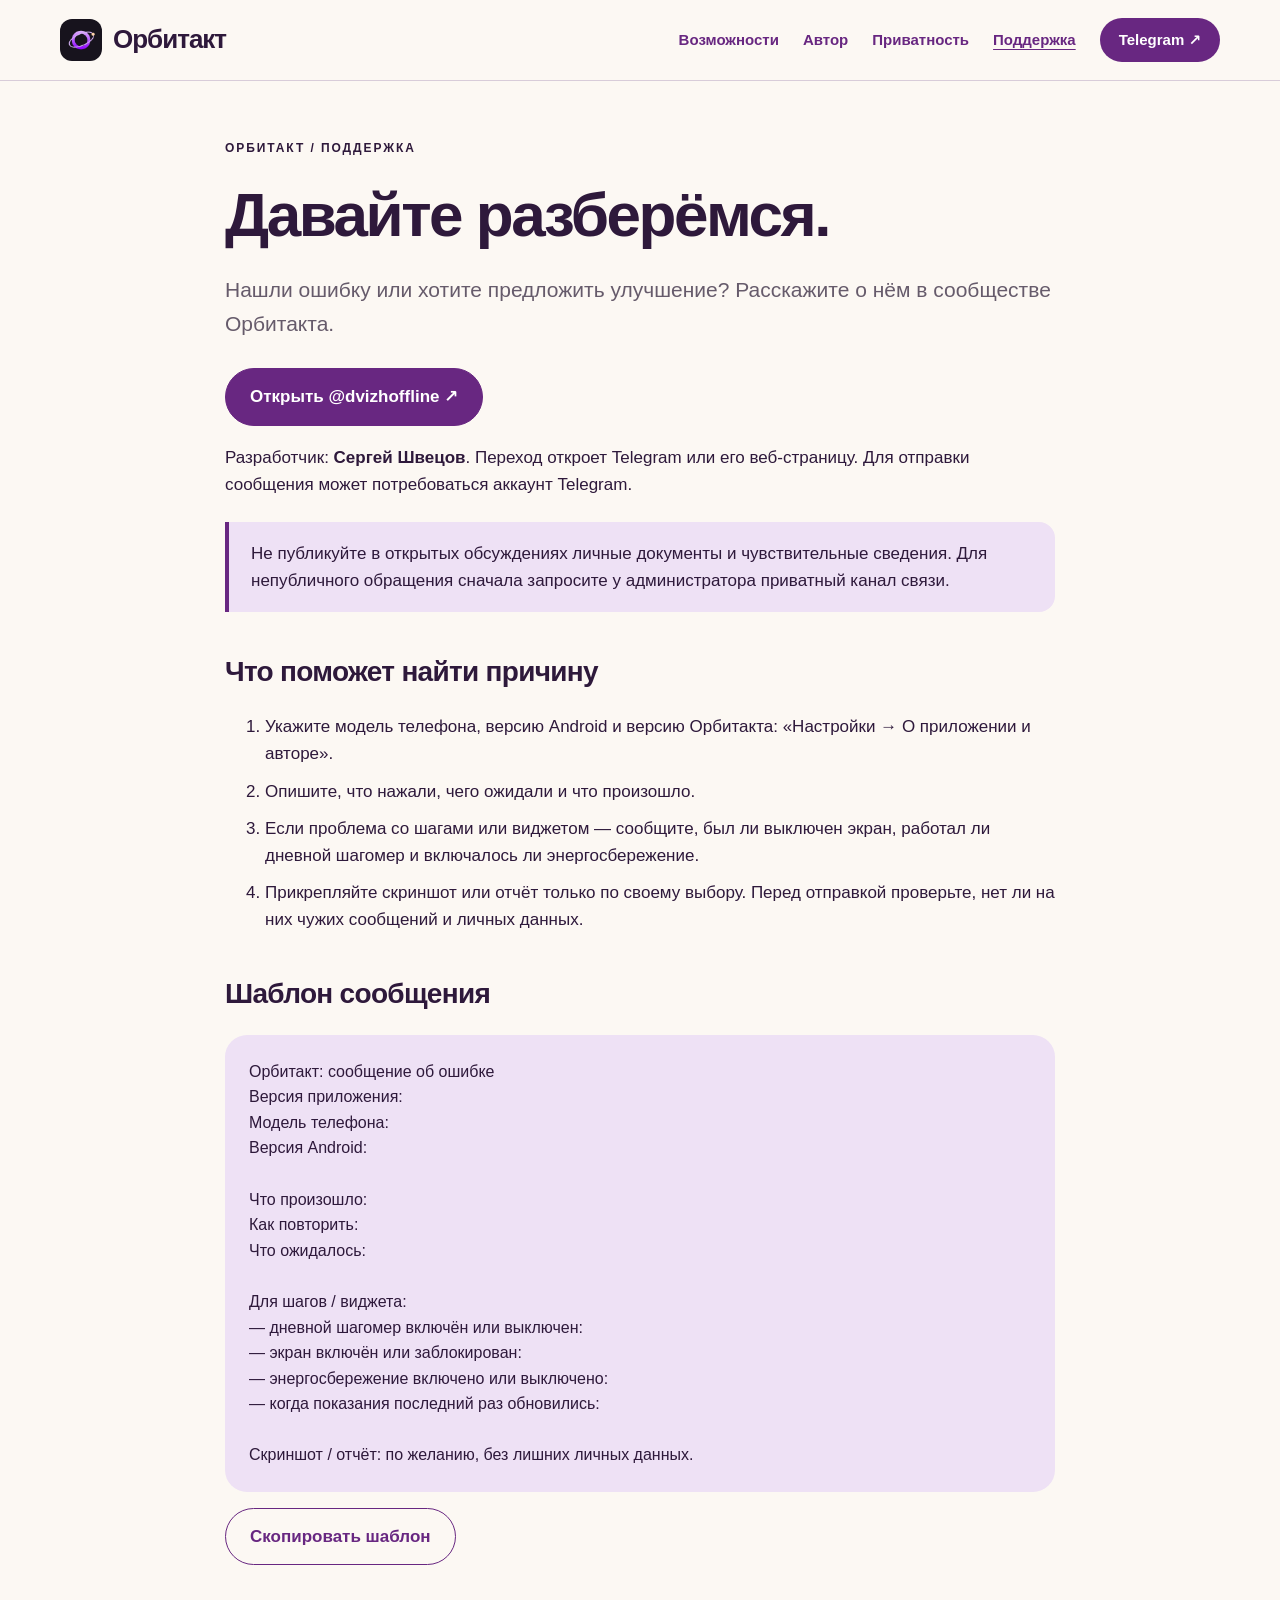
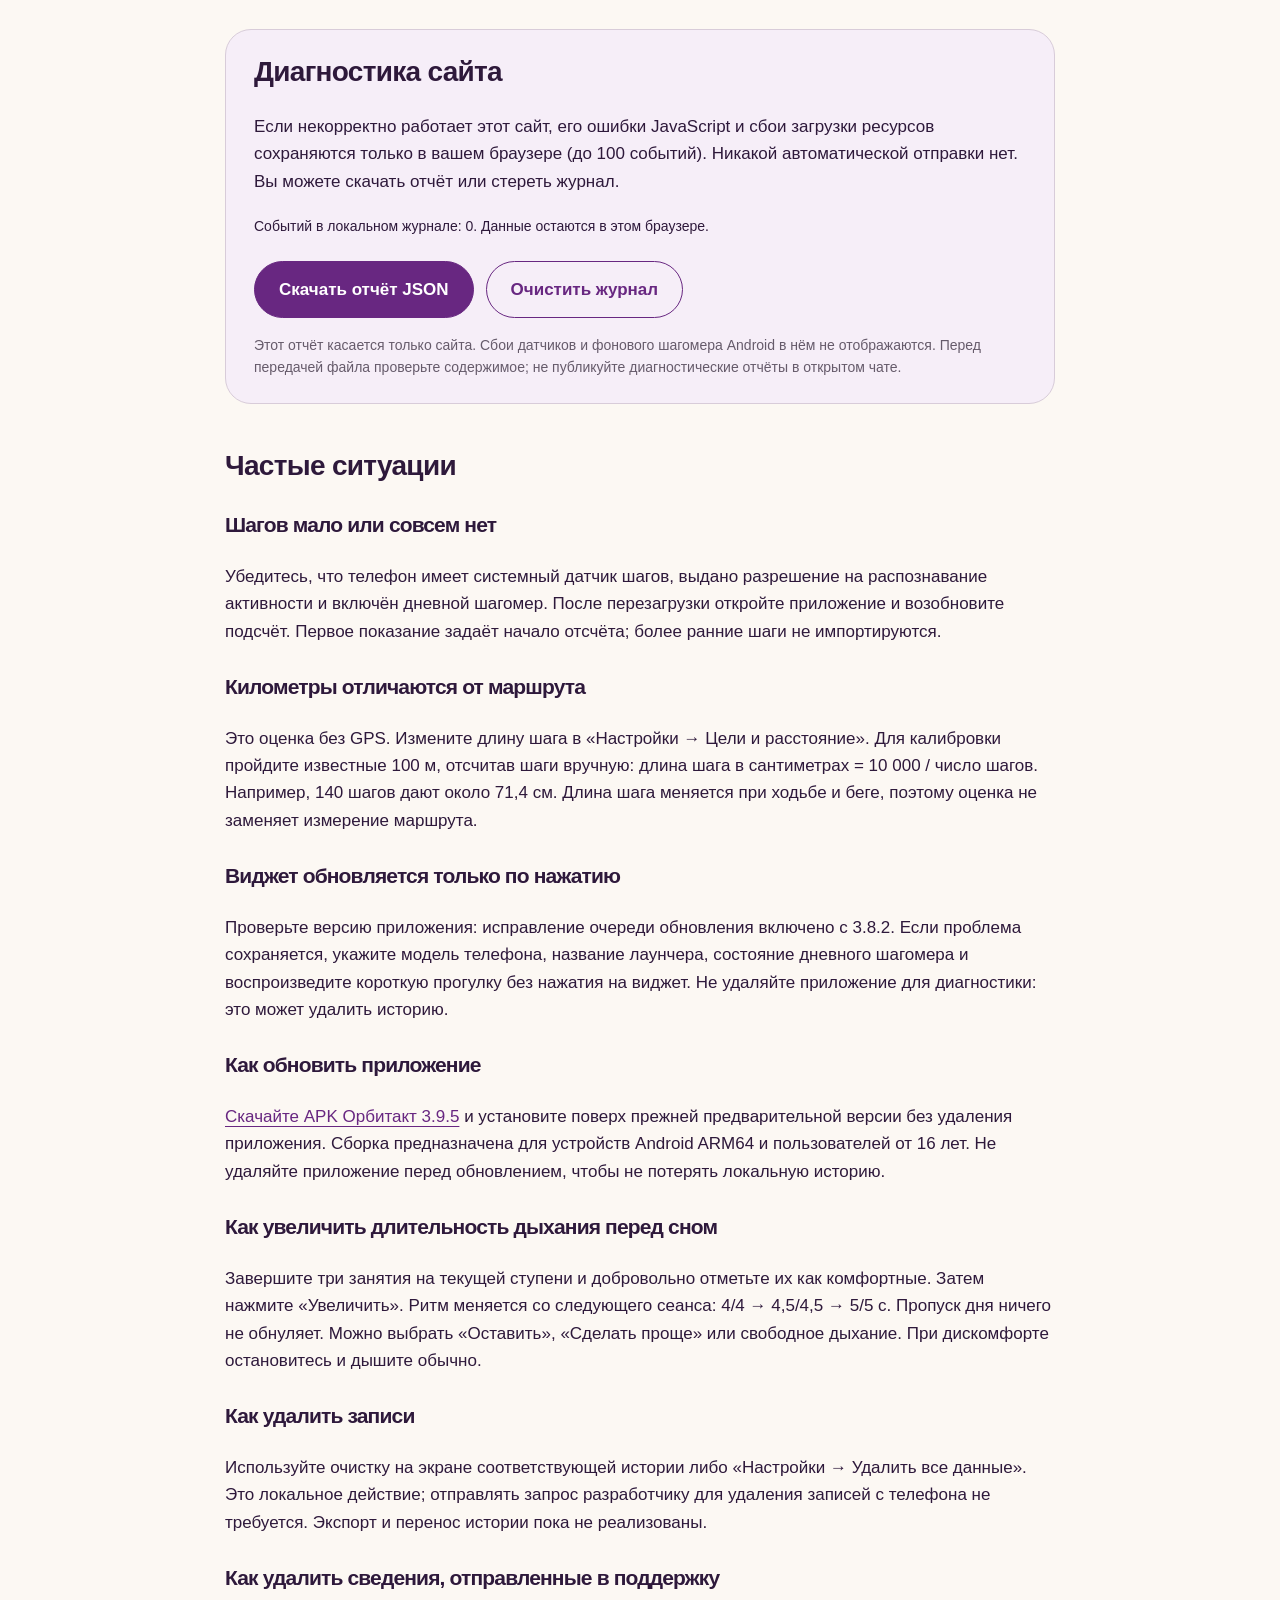
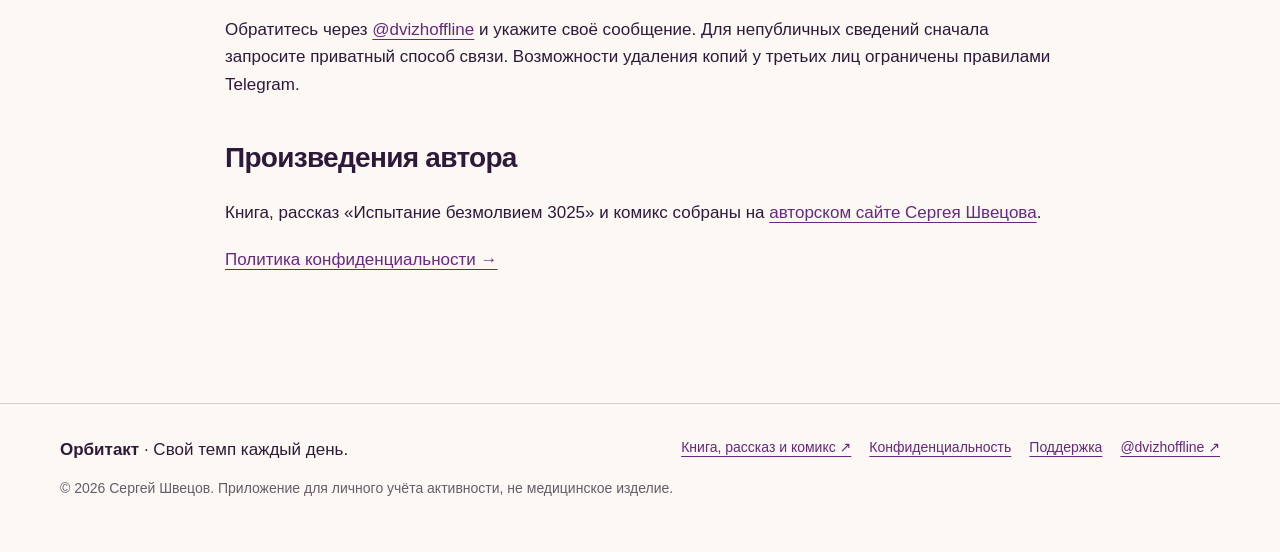
<file: support.html>
<!doctype html>
<html lang="ru">
<head>
<meta charset="utf-8">
<meta name="viewport" content="width=device-width,initial-scale=1">
<title>Поддержка — Орбитакт</title>
<meta name="description" content="Обратная связь по Орбитакту: Telegram, шаблон сообщения об ошибке, помощь со шагомером, виджетом и удалением локальных данных.">
<meta name="theme-color" content="#682781">
<meta name="referrer" content="no-referrer">
<meta http-equiv="Content-Security-Policy" content="default-src 'self'; img-src 'self'; style-src 'self'; script-src 'self'; connect-src 'self' https://api.counterapi.dev; object-src 'none'; base-uri 'none'; form-action 'none'">
<script src="assets/diagnostics.js">
</script>
<link rel="icon" type="image/png" href="assets/icon.png">
<link rel="stylesheet" href="assets/style.css">
</head>
<body>
<a class="skip" href="#main">Перейти к содержимому</a>
<header class="top">
<div class="wrap nav">
<a class="brand" href="index.html" aria-label="Орбитакт — главная">
<img src="assets/icon.png" alt="" width="42" height="42">Орбитакт</a>
<nav class="navlinks" aria-label="Основная навигация">
<a href="index.html#features">Возможности</a>
<a href="index.html#author">Автор</a>
<a href="privacy.html" >Приватность</a>
<a href="support.html" aria-current="page">Поддержка</a>
<a class="nav-cta" href="https://t.me/dvizhoffline" rel="noopener noreferrer">Telegram ↗</a>
</nav>
</div>
</header>
<main id="main" class="wrap doc">
<span class="eyebrow">Орбитакт / Поддержка</span>
<h1>Давайте разберёмся.</h1>
<p class="intro">Нашли ошибку или хотите предложить улучшение? Расскажите о нём в сообществе Орбитакта.</p>
<div class="actions">
<a class="button primary" href="https://t.me/dvizhoffline" rel="noopener noreferrer">Открыть @dvizhoffline ↗</a>
</div>
<p>Разработчик: <strong>Сергей Швецов</strong>. Переход откроет Telegram или его веб-страницу. Для отправки сообщения может потребоваться аккаунт Telegram.</p>
<div class="notice">
<p>Не публикуйте в открытых обсуждениях личные документы и чувствительные сведения. Для непубличного обращения сначала запросите у администратора приватный канал связи.</p>
</div>
<h2>Что поможет найти причину</h2>
<ol>
<li>Укажите модель телефона, версию Android и версию Орбитакта: «Настройки → О приложении и авторе».</li>
<li>Опишите, что нажали, чего ожидали и что произошло.</li>
<li>Если проблема со шагами или виджетом — сообщите, был ли выключен экран, работал ли дневной шагомер и включалось ли энергосбережение.</li>
<li>Прикрепляйте скриншот или отчёт только по своему выбору. Перед отправкой проверьте, нет ли на них чужих сообщений и личных данных.</li>
</ol>
<h2>Шаблон сообщения</h2>
<pre class="support-template" id="report-template">Орбитакт: сообщение об ошибке
Версия приложения:
Модель телефона:
Версия Android:

Что произошло:
Как повторить:
Что ожидалось:

Для шагов / виджета:
— дневной шагомер включён или выключен:
— экран включён или заблокирован:
— энергосбережение включено или выключено:
— когда показания последний раз обновились:

Скриншот / отчёт: по желанию, без лишних личных данных.</pre>
<button class="button" type="button" id="copy-report">Скопировать шаблон</button>
<p class="copy-status" id="copy-status" role="status" aria-live="polite">
</p>
<section class="diagnostics-box" aria-labelledby="diagnostics-heading">
<h2 id="diagnostics-heading">Диагностика сайта</h2>
<p>Если некорректно работает этот сайт, его ошибки JavaScript и сбои загрузки ресурсов сохраняются только в вашем браузере (до 100 событий). Никакой автоматической отправки нет. Вы можете скачать отчёт или стереть журнал.</p>
<p id="diagnostics-status" class="copy-status" role="status" aria-live="polite">Проверка локального журнала…</p>
<div class="diagnostics-actions">
<button type="button" id="export-diagnostics" class="button primary">Скачать отчёт JSON</button>
<button type="button" id="clear-diagnostics" class="button">Очистить журнал</button>
</div>
<p class="small">Этот отчёт касается только сайта. Сбои датчиков и фонового шагомера Android в нём не отображаются. Перед передачей файла проверьте содержимое; не публикуйте диагностические отчёты в открытом чате.</p>
</section>
<h2>Частые ситуации</h2>
<h3>Шагов мало или совсем нет</h3>
<p>Убедитесь, что телефон имеет системный датчик шагов, выдано разрешение на распознавание активности и включён дневной шагомер. После перезагрузки откройте приложение и возобновите подсчёт. Первое показание задаёт начало отсчёта; более ранние шаги не импортируются.</p>
<h3>Километры отличаются от маршрута</h3>
<p>Это оценка без GPS. Измените длину шага в «Настройки → Цели и расстояние». Для калибровки пройдите известные 100 м, отсчитав шаги вручную: длина шага в сантиметрах = 10 000 / число шагов. Например, 140 шагов дают около 71,4 см. Длина шага меняется при ходьбе и беге, поэтому оценка не заменяет измерение маршрута.</p>
<h3>Виджет обновляется только по нажатию</h3>
<p>Проверьте версию приложения: исправление очереди обновления включено с 3.8.2. Если проблема сохраняется, укажите модель телефона, название лаунчера, состояние дневного шагомера и воспроизведите короткую прогулку без нажатия на виджет. Не удаляйте приложение для диагностики: это может удалить историю.</p>
<h3>Как обновить приложение</h3>
<p>
<a href="download/orbitakt-arm64.apk" download="orbitakt-arm64.apk">Скачайте APK Орбитакт 3.9.5</a> и установите поверх прежней предварительной версии без удаления приложения. Сборка предназначена для устройств Android ARM64 и пользователей от 16 лет. Не удаляйте приложение перед обновлением, чтобы не потерять локальную историю.</p>
<h3>Как увеличить длительность дыхания перед сном</h3>
<p>Завершите три занятия на текущей ступени и добровольно отметьте их как комфортные. Затем нажмите «Увеличить». Ритм меняется со следующего сеанса: 4/4 → 4,5/4,5 → 5/5 с. Пропуск дня ничего не обнуляет. Можно выбрать «Оставить», «Сделать проще» или свободное дыхание. При дискомфорте остановитесь и дышите обычно.</p>
<h3>Как удалить записи</h3>
<p>Используйте очистку на экране соответствующей истории либо «Настройки → Удалить все данные». Это локальное действие; отправлять запрос разработчику для удаления записей с телефона не требуется. Экспорт и перенос истории пока не реализованы.</p>
<h3>Как удалить сведения, отправленные в поддержку</h3>
<p>Обратитесь через <a href="https://t.me/dvizhoffline" rel="noopener noreferrer">@dvizhoffline</a> и укажите своё сообщение. Для непубличных сведений сначала запросите приватный способ связи. Возможности удаления копий у третьих лиц ограничены правилами Telegram.</p>
<h2>Произведения автора</h2>
<p>Книга, рассказ «Испытание безмолвием 3025» и комикс собраны на <a href="https://duckolly.github.io/testofsilence/" rel="noopener noreferrer">авторском сайте Сергея Швецова</a>.</p>
<p>
<a href="privacy.html">Политика конфиденциальности →</a>
</p>
</main>
<script src="assets/support.js" defer>
</script>
<footer class="footer">
<div class="wrap">
<div class="footer-row">
<span>
<strong>Орбитакт</strong> · Свой темп каждый день.</span>
<nav class="footer-links" aria-label="Дополнительная навигация">
<a href="https://duckolly.github.io/testofsilence/" rel="noopener noreferrer">Книга, рассказ и комикс ↗</a>
<a href="privacy.html">Конфиденциальность</a>
<a href="support.html">Поддержка</a>
<a href="https://t.me/dvizhoffline" rel="noopener noreferrer">@dvizhoffline ↗</a>
</nav>
</div>
<p class="small">© 2026 Сергей Швецов. Приложение для личного учёта активности, не медицинское изделие.</p>
</div>
</footer>
</body>
</html>
</file>
<file: assets/style.css>
:root{--ink:#2e193b;--muted:#665b6b;--paper:#fcf8f3;--purple:#682781;--lavender:#eee1f5;--peach:#ffe5d3;--aqua:#dbf1ed;--line:#d8ccd9;--radius:30px;font-family:Inter,Arial,system-ui,sans-serif;color:var(--ink);background:var(--paper);font-synthesis:none}*{box-sizing:border-box}html{scroll-behavior:smooth;scroll-padding-top:110px}body{margin:0;font-size:17px;line-height:1.6}img{max-width:100%;height:auto;display:block}a{color:var(--purple);text-underline-offset:4px}button,a{-webkit-tap-highlight-color:transparent}button{font:inherit}a:focus-visible,button:focus-visible,summary:focus-visible{outline:3px solid #155d71;outline-offset:5px}a:hover{text-decoration-thickness:2px}p{margin:0 0 20px}h1,h2,h3{line-height:1.08;letter-spacing:-.04em;margin:0 0 24px}h1{font-size:clamp(44px,6.8vw,88px);font-weight:800}h2{font-size:clamp(32px,4.3vw,56px)}h3{font-size:25px}.wrap{width:min(1160px,calc(100% - 48px));margin:auto}.skip{position:absolute;top:-90px;left:20px;background:white;z-index:9;padding:14px}.skip:focus{top:12px}.top{border-bottom:1px solid var(--line);background:var(--paper)}.nav{display:flex;align-items:center;justify-content:space-between;gap:24px;padding:18px 0}.brand{display:flex;align-items:center;gap:11px;text-decoration:none;color:var(--ink);font-size:26px;font-weight:800;letter-spacing:-1px}.brand img{width:42px;height:42px;border-radius:12px}.navlinks{display:flex;flex-wrap:wrap;align-items:center;gap:8px 24px}.navlinks a{font-size:15px;font-weight:600;text-decoration:none;padding:9px 0}.navlinks a[aria-current=page]{text-decoration:underline}.navlinks .nav-cta{background:var(--purple);color:#fff;padding:10px 19px;border-radius:30px}.hero{display:grid;grid-template-columns:1.15fr .85fr;gap:50px;align-items:center;padding:64px 0 82px}.eyebrow{text-transform:uppercase;font-size:12px;letter-spacing:.16em;font-weight:800;margin-bottom:24px;display:block}.lead{font-size:21px;max-width:560px;color:var(--muted);line-height:1.6}.actions{display:flex;flex-wrap:wrap;gap:12px;margin:28px 0 18px}.button{border:1px solid var(--purple);border-radius:32px;padding:14px 24px;min-height:50px;display:inline-flex;justify-content:center;align-items:center;text-decoration:none;font-weight:700;background:transparent;color:var(--purple);text-align:center}.button.primary{background:var(--purple);color:white}.button:hover{filter:brightness(.94)}.small{font-size:14px;color:var(--muted)}.tags{display:flex;flex-wrap:wrap;gap:8px;margin:32px 0 0;padding:0;list-style:none}.tags li{border:1px solid var(--line);padding:6px 13px;border-radius:40px;font-size:13px}.hero-visual{background:var(--lavender);border-radius:50% 50% 36px 36px;padding:34px 28px 22px;position:relative;display:flex;align-items:center;flex-direction:column}.phone{border:7px solid #342139;border-radius:33px;overflow:hidden;background:var(--paper);box-shadow:0 22px 40px #40214a18;width:270px;max-width:100%}.phone img{width:100%}.caption{font-size:12px;text-align:center;color:var(--muted);margin:17px 0 0;max-width:320px}.status-note{padding:9px 17px;background:#fffaf5;border-radius:24px;font-size:13px;font-weight:700;margin-bottom:20px}.strip{border-top:1px solid var(--line);border-bottom:1px solid var(--line);padding:20px 0}.strip .wrap{display:flex;justify-content:space-between;gap:16px;flex-wrap:wrap}.strip span{font-size:15px;font-weight:700}.section{padding:84px 0}.section-head{display:flex;justify-content:space-between;align-items:flex-end;gap:30px;margin-bottom:32px}.section-head p{max-width:390px;color:var(--muted);margin-bottom:24px}.feature-grid{display:grid;grid-template-columns:1.2fr 1fr 1fr;gap:18px}.feature{border-radius:var(--radius);padding:30px;background:var(--lavender);display:flex;flex-direction:column;min-width:0}.feature p{font-size:16px}.feature.peach{background:var(--peach)}.feature.aqua{background:var(--aqua)}.feature-index{font-size:12px;font-weight:700;letter-spacing:.12em;margin-bottom:24px}.feature-metric{font-size:clamp(36px,4vw,58px);letter-spacing:-.05em;line-height:1.1;font-weight:800;margin:18px 0}.metric-label{font-size:13px;color:var(--muted)}.track{height:12px;border-radius:20px;background:#cfb9df;margin:20px 0 14px}.track span{display:block;width:80.25%;height:100%;border-radius:20px;background:var(--purple)}.glass{width:70px;height:100px;margin:18px 0;border:3px solid #2c6774;border-radius:3px 3px 17px 17px;background:linear-gradient(to top,#72bcc6 60%,#d5ebed 60%)}.pebble{width:63px;height:75px;background:linear-gradient(130deg,#b17dd2,#642681);border-radius:54% 54% 39% 39%;position:relative;margin:16px 0 26px}.pebble:before,.pebble:after{content:'';position:absolute;top:27px;width:11px;height:15px;background:radial-gradient(ellipse at 57% 58%,#2d193b 0 31%,white 35%);border-radius:50%}.pebble:before{left:17px}.pebble:after{right:15px}.gallery-section{background:#f0e8f2}.gallery{display:grid;grid-template-columns:repeat(3,1fr);gap:28px;align-items:start}.gallery figure{margin:0}.gallery .phone{width:100%;max-width:290px;margin:auto;box-shadow:none}.gallery figcaption{margin-top:18px;text-align:center;font-size:15px;font-weight:700}.privacy-band{display:grid;grid-template-columns:1fr 1fr;gap:60px;align-items:start}.privacy-band ul{padding:0;list-style:none;margin:0}.privacy-band li{padding:18px 0;border-bottom:1px solid var(--line)}.privacy-band li:first-child{padding-top:0}.privacy-band strong{display:block}.privacy-band li span{font-size:15px;color:var(--muted)}.faq{max-width:830px}.faq details{padding:21px 0;border-bottom:1px solid var(--line)}summary{font-size:20px;font-weight:700;cursor:pointer;line-height:1.5}.faq details p{color:var(--muted);margin:16px 0 0}.community{background:var(--purple);color:#fff;padding:52px;border-radius:36px;display:flex;align-items:center;justify-content:space-between;gap:35px}.community p{color:#eddbf3;max-width:560px}.community .button{background:#fff;color:var(--purple);border-color:white;flex-shrink:0}.community h2{font-size:42px}.footer{border-top:1px solid var(--line);padding:32px 0;margin-top:70px}.footer-row{display:flex;justify-content:space-between;gap:20px;flex-wrap:wrap}.footer-links{display:flex;flex-wrap:wrap;gap:18px;font-size:14px}.footer .small{margin-top:14px}.doc{max-width:830px;padding:58px 0 40px}.doc h1{font-size:clamp(38px,6vw,62px)}.doc h2{font-size:28px;margin-top:42px;line-height:1.25;letter-spacing:-.025em}.doc h3{font-size:21px;margin-top:28px;line-height:1.35}.doc li{margin-bottom:10px}.doc .intro{font-size:21px;color:var(--muted)}.doc table{border-collapse:collapse;width:100%;margin:24px 0;font-size:15px;table-layout:fixed}.doc th,.doc td{border-bottom:1px solid var(--line);text-align:left;vertical-align:top;padding:13px 10px;overflow-wrap:anywhere}.doc th{background:var(--lavender)}.doc th:first-child{width:36%}.notice{border-left:4px solid var(--purple);padding:18px 22px;background:var(--lavender);margin:24px 0;border-radius:0 16px 16px 0}.notice p:last-child{margin-bottom:0}.support-template{white-space:pre-wrap;overflow-wrap:anywhere;padding:24px;background:var(--lavender);border-radius:22px;font-family:inherit;font-size:16px}.copy-status{min-height:26px;font-size:14px}.doc a{overflow-wrap:anywhere}.section,.doc{scroll-margin-top:20px}::selection{background:#dfc2f1}@media(max-width:850px){.hero{gap:28px;grid-template-columns:1fr 1fr;padding-top:44px}.hero h1{font-size:56px}.feature-grid{grid-template-columns:1fr}.feature{min-height:0}.feature .feature-metric{font-size:50px}.privacy-band{gap:30px}.gallery{gap:14px}.phone{border-width:5px;border-radius:27px}.section{padding:60px 0}.community{padding:32px;align-items:start;flex-direction:column}}@media(max-width:600px){.wrap{width:calc(100% - 32px)}.nav{align-items:flex-start;gap:15px;flex-direction:column;padding:15px 0}.navlinks{width:100%;gap:8px 18px;justify-content:flex-start}.navlinks a{font-size:14px}.hero{grid-template-columns:1fr;padding:38px 0 45px;gap:36px}.hero h1{font-size:58px}.lead{font-size:19px}.hero-visual{max-width:380px;margin:auto;width:100%;padding-top:25px}.hero-visual .phone{width:240px}.section-head,.privacy-band{display:block}.section-head p{max-width:none}.gallery{grid-template-columns:1fr;gap:40px}.gallery .phone{max-width:270px}.privacy-band ul{margin-top:30px}.community{padding:28px}.community h2{font-size:36px}.doc{padding-top:35px}.doc h1{font-size:42px}.doc h2{font-size:26px}.button{width:100%}.actions{flex-direction:column}.footer{margin-top:44px}.doc table{font-size:14px}.doc th,.doc td{padding:10px 7px}.strip .wrap{gap:9px}.strip span{font-size:14px}}@media(prefers-reduced-motion:reduce){html{scroll-behavior:auto}}@media print{.top,.footer,.actions,.skip{display:none}.wrap{width:100%}.doc{max-width:none}.doc a{color:inherit}.doc h2{break-after:avoid}.notice{border:1px solid #777}.phone{box-shadow:none}}

.community-link{color:inherit}

.doc h1{overflow-wrap:anywhere}

/* Local diagnostics: independent from the Android step counter. */
.diagnostics-box{margin:38px 0 44px;padding:24px 28px;border:1px solid var(--line);background:#f6eef8;border-radius:26px}
.diagnostics-box h2{margin-top:0}
.diagnostics-actions{display:flex;flex-wrap:wrap;gap:12px;margin:16px 0}
.diagnostics-box .small{margin:14px 0 0}
@media(max-width:600px){.diagnostics-box{padding:22px 18px}.diagnostics-actions .button{width:100%}}

/* Orbitakt 3.9.5: night mode and the author's works. */
.rest-cat{width:100px;height:100px;object-fit:contain;margin:5px 0 22px}
.sleep-preview{display:grid;grid-template-columns:1fr 290px;gap:60px;align-items:center;margin:60px 0 28px;padding:36px;border:1px solid #d4c3dd;border-radius:32px;background:#f8f2f9}
.sleep-preview h3{font-size:clamp(28px,3vw,38px)}
.sleep-preview p{color:var(--muted)}
.sleep-preview figure{margin:0}.sleep-preview .phone{max-width:260px;margin:auto}
.sleep-preview figcaption{text-align:center;margin-top:16px;font-size:15px;font-weight:700}
.author-card{display:grid;grid-template-columns:1.15fr .85fr;gap:48px;align-items:center;padding:48px;border:1px solid var(--line);border-radius:36px;background:linear-gradient(120deg,#f2e8f7,#fffaf5)}
.author-card>div{min-width:0}.author-card h2{font-size:clamp(36px,4.5vw,58px)}
.work-formats{list-style:none;padding:0;margin:0 0 28px;display:flex;flex-wrap:wrap;gap:10px}
.work-formats li{padding:5px 15px;border:1px solid #cbb1dc;border-radius:24px;font-size:14px;font-weight:700}
.author-address{margin:16px 0 0;overflow-wrap:anywhere}
.author-art{position:relative;isolation:isolate;display:flex;align-items:center;justify-content:center;min-height:400px;overflow:hidden;border-radius:50% 50% 28px 28px;background:#e8d9f1}
.book-shape{width:190px;min-height:265px;transform:rotate(-7deg);display:flex;flex-direction:column;justify-content:space-between;padding:26px 20px;color:#f8effe;border-radius:4px 14px 14px 4px;border-left:10px solid #3c1e52;background:linear-gradient(150deg,#3d234e,#71428d);box-shadow:16px 22px 0 #cdb7dc;z-index:1}
.book-shape span{font-size:20px;font-weight:700;line-height:1.3;letter-spacing:-.02em}.book-shape strong{font-size:52px;line-height:1.2;font-weight:400;letter-spacing:-.06em}.book-shape small{font-size:12px;color:#ead9f4}
.art-year{position:absolute;top:20px;right:18px;font-size:80px;line-height:1;font-weight:800;color:#d0b8df;letter-spacing:-.08em}
.art-label{position:absolute;bottom:10px;font-size:11px;letter-spacing:.18em;text-transform:uppercase;color:#644a74}
.orbit-ring{position:absolute;border:1px solid #c3a7d5;border-radius:50%;width:360px;height:170px;transform:rotate(-30deg)}.ring-two{transform:rotate(35deg);height:270px}
@media(max-width:850px){.sleep-preview{gap:28px;padding:28px;grid-template-columns:1fr 240px}.author-card{padding:32px;gap:28px;grid-template-columns:1fr 1fr}.author-art{min-height:350px}}
@media(max-width:600px){.sleep-preview{grid-template-columns:1fr;padding:24px;gap:26px}.sleep-preview .phone{max-width:240px}.author-card{grid-template-columns:1fr;padding:26px;gap:32px}.author-art{min-height:350px;max-width:360px;width:100%;margin:auto}.author-card h2{font-size:40px}.author-section{padding-top:50px}.book-shape{width:170px;min-height:245px}}
/* Let the phone illustration shrink below its preferred width on narrow screens. */
.hero > *{min-width:0}
@media(max-width:600px){.hero{grid-template-columns:minmax(0,1fr)}}

.download-counter{display:inline-flex;align-items:center;gap:6px;margin:0 0 14px;padding:6px 14px;border:1px solid var(--line);border-radius:20px;background:#fffaf5;font-size:14px;color:var(--muted)}.download-counter strong{color:var(--purple);font-weight:800}
</file>
